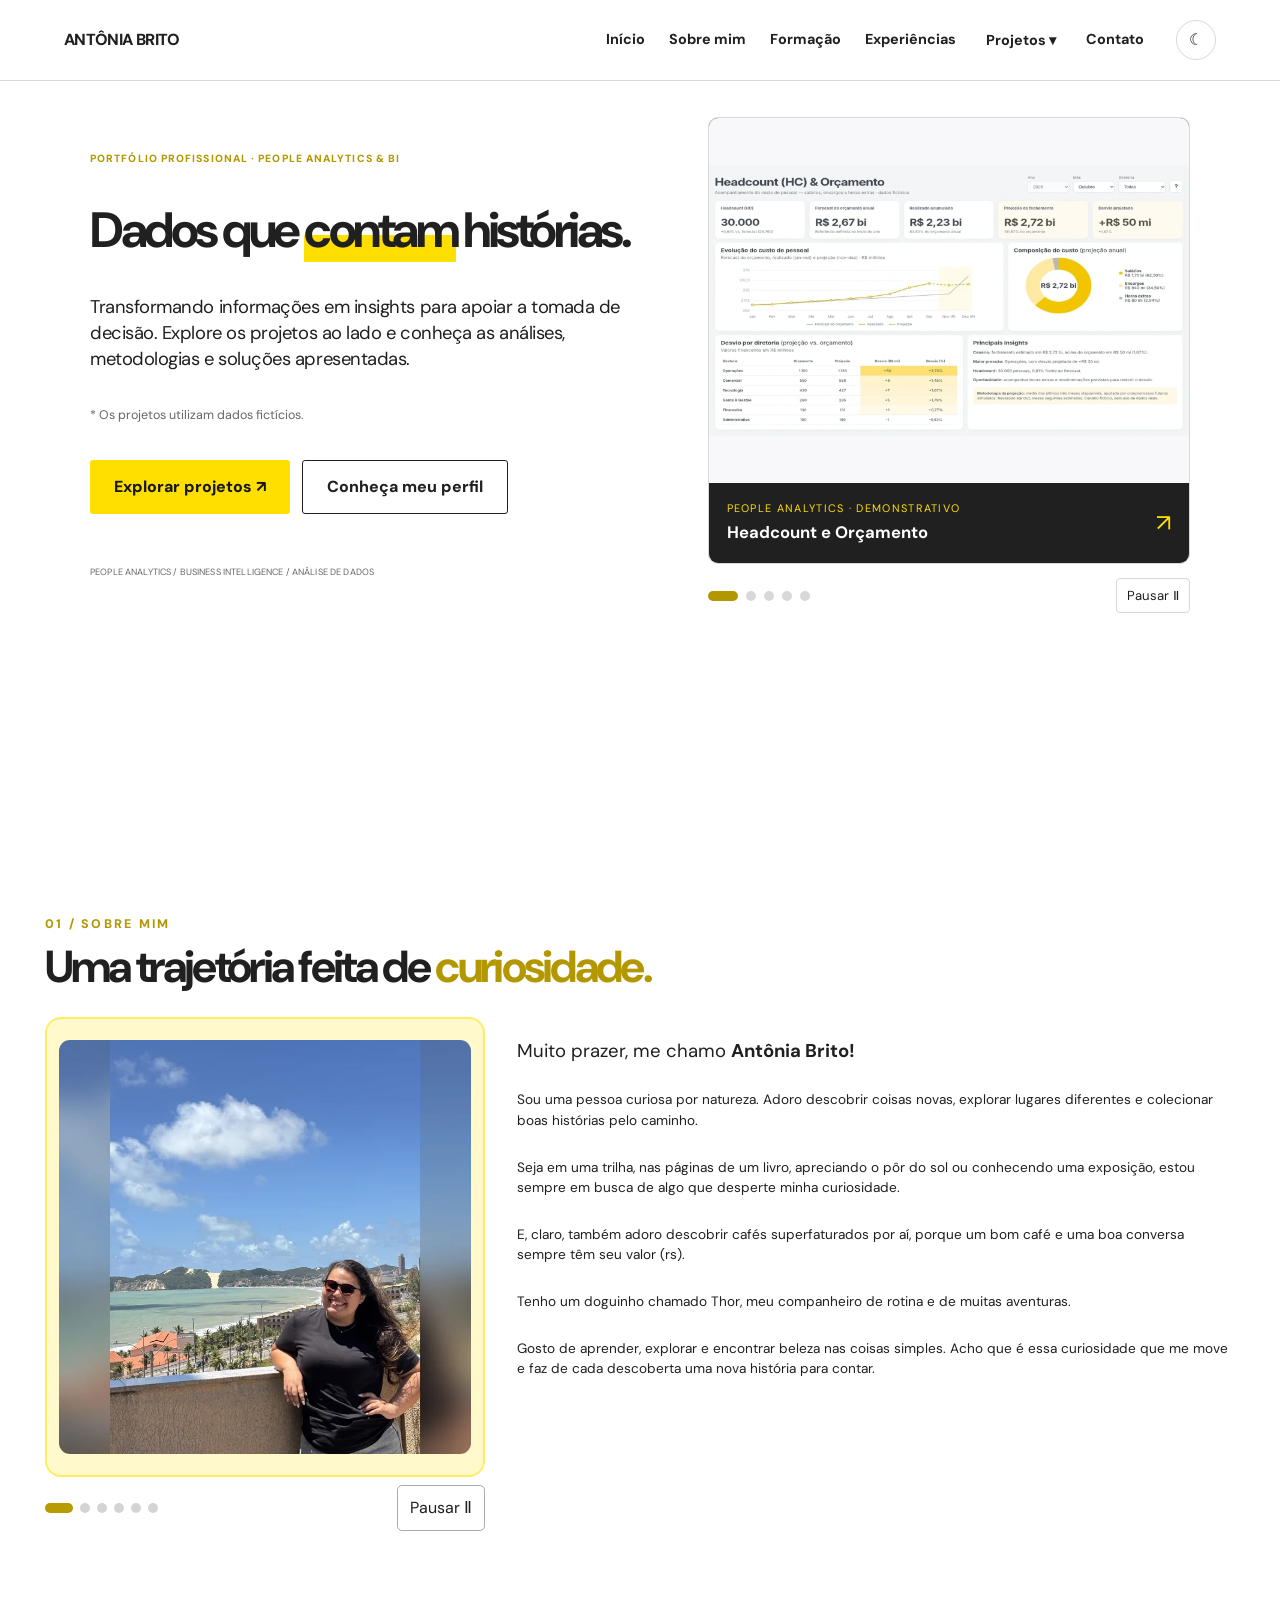
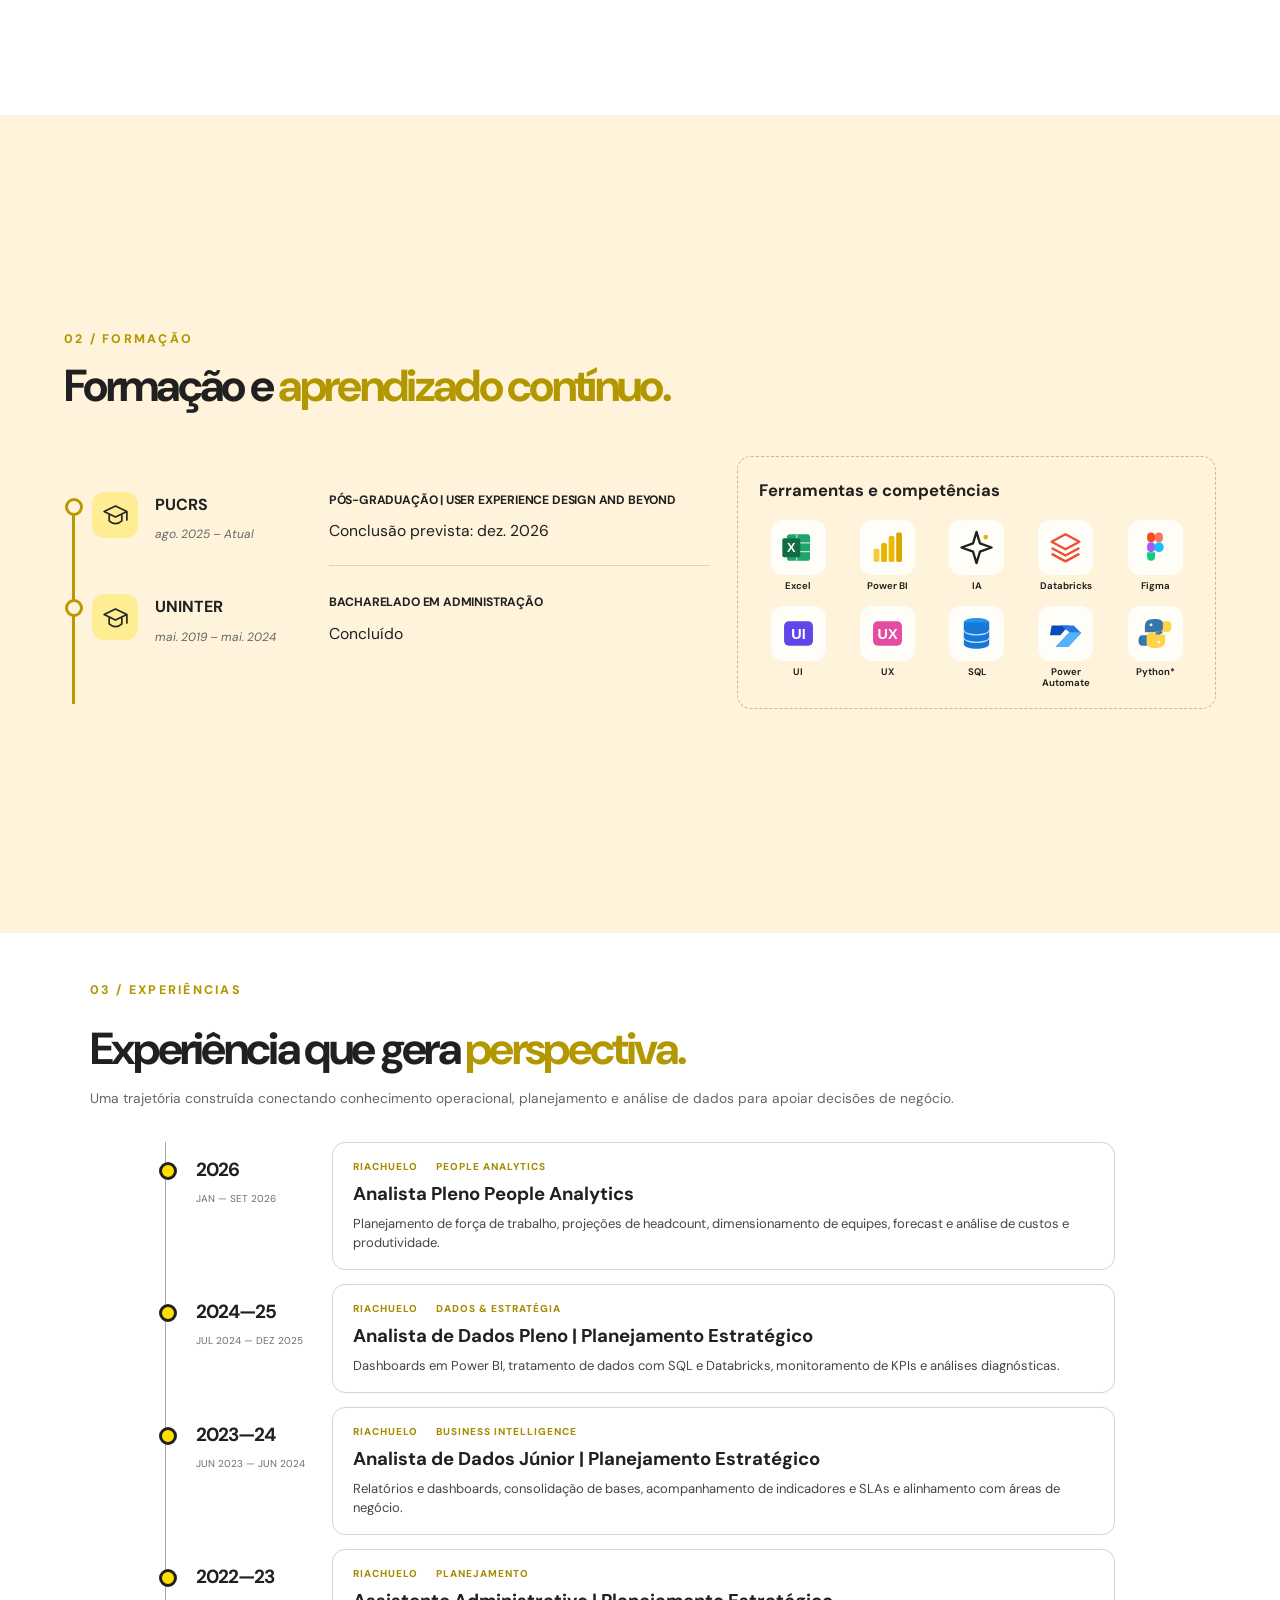
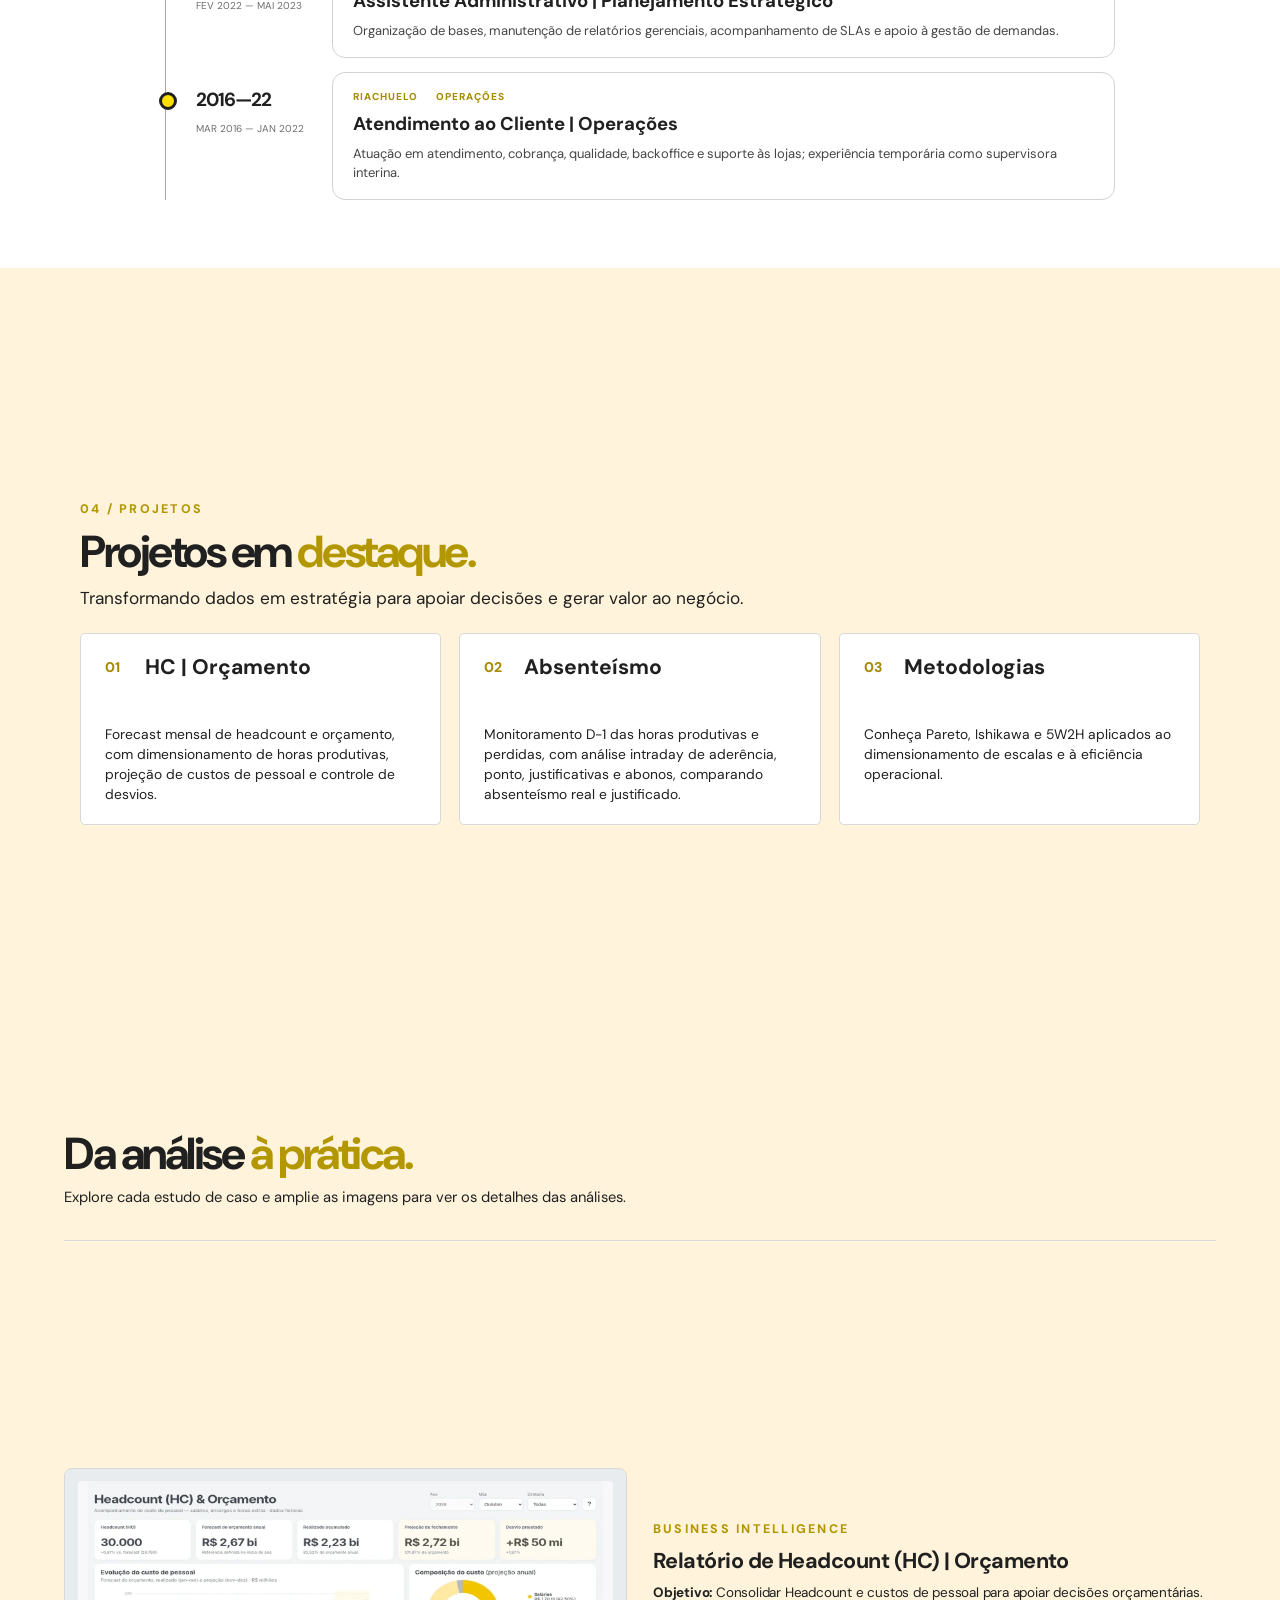
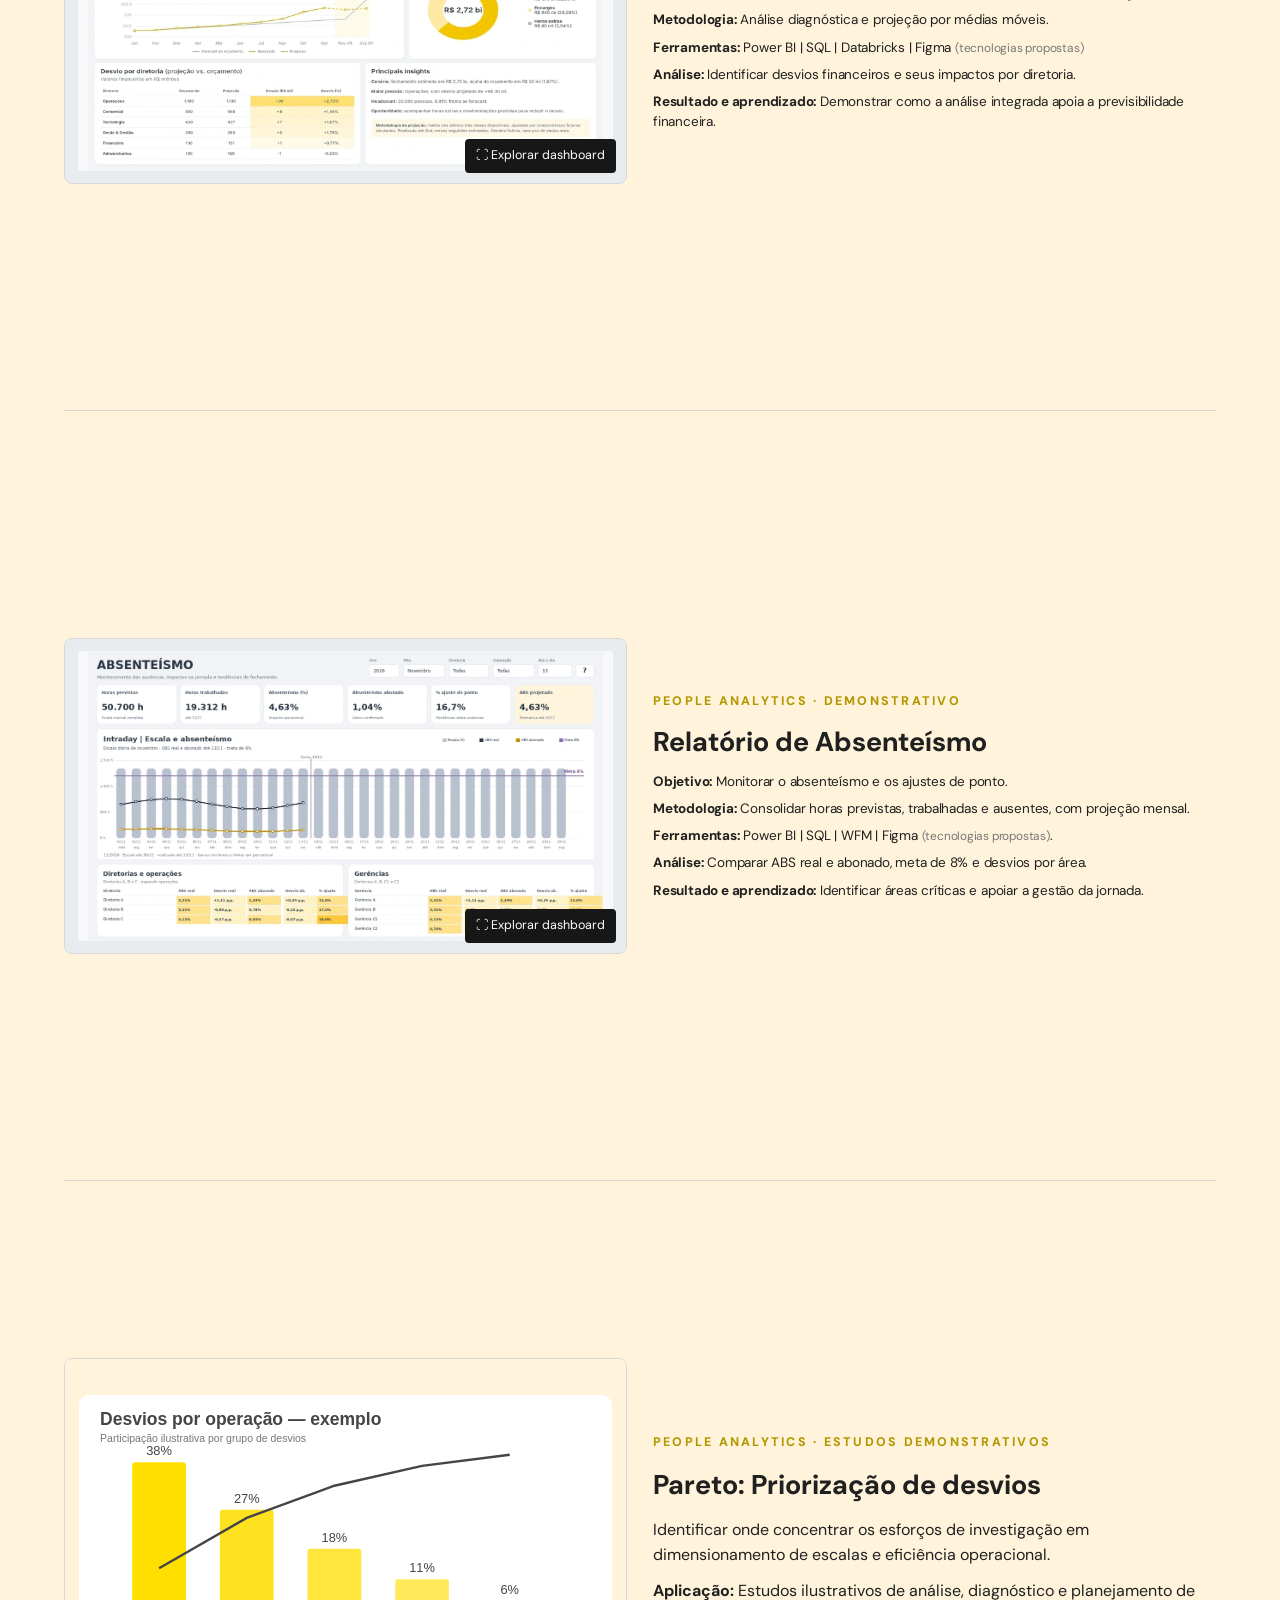
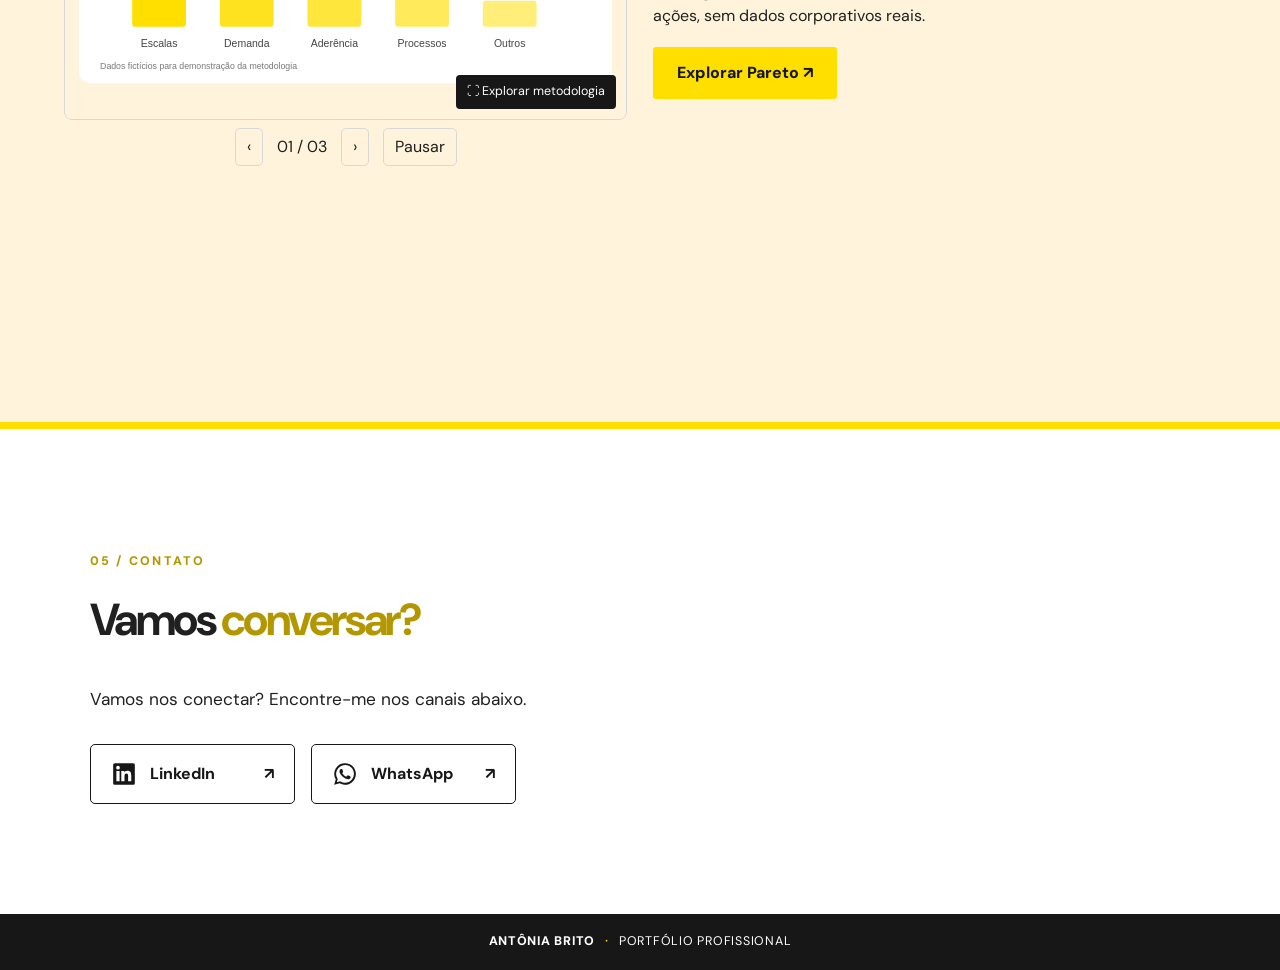
<file: index.html>
<!doctype html>
<html lang="pt-BR">
<head>
  <meta charset="utf-8">
  <meta name="viewport" content="width=device-width, initial-scale=1">
  <meta name="description" content="Portfólio profissional de Antônia — People Analytics e análise de dados.">
  <title>ANTÔNIA BRITO</title>
  <link rel="stylesheet" href="styles.css">
  <script src="script.js" defer></script>
</head>
<body>
  <a class="skip" href="#principal">Pular para o conteúdo</a>
  <header class="header">
    <a class="brand" href="#inicio">ANTÔNIA BRITO</a>
    <div class="header-actions">
      <button id="theme-toggle" type="button" aria-label="Ativar modo escuro" title="Alternar tema">☾</button>
      <button id="menu-toggle" type="button" aria-expanded="false" aria-controls="nav" aria-label="Abrir menu">☰</button>
    </div>
    <nav id="nav" aria-label="Navegação principal">
      <a href="#inicio">Início</a>
      <a href="#sobre">Sobre mim</a>
      <a href="#formacao">Formação</a>
      <a href="#experiencias">Experiências</a>
      <div class="dropdown">
        <button id="projects-toggle" type="button" aria-expanded="false" aria-controls="projects-menu">Projetos ▾</button>
        <div id="projects-menu" class="dropdown-menu">
          <a href="#projetos">Visão geral</a>
          <a href="#case-dash" data-project-menu-link="headcount">Headcount</a>
          <a href="#case-absenteismo" data-project-menu-link="absenteismo">Absenteísmo</a>
          <a href="#case-metodologias" data-project-menu-link="metodologias">Metodologias</a>
        </div>
      </div>
      <a href="#contato">Contato</a>
    </nav>
  </header>
  <main id="principal">
    <section class="hero section" id="inicio">
      <div class="hero-layout">
        <div class="hero-content">
          <p class="eyebrow">PORTFÓLIO PROFISSIONAL · PEOPLE ANALYTICS & BI</p>
          <h1>Dados que <em>contam</em> histórias.</h1>
          <div class="hero-text-group"><p class="hero-copy">Transformando informações em insights para apoiar a tomada de decisão. Explore os projetos ao lado e conheça as análises, metodologias e soluções apresentadas.</p></div><p class="hero-note">* Os projetos utilizam dados fictícios.</p><div class="hero-actions"><div class="hero-buttons"><a class="button primary" href="#projetos">Explorar projetos ↗</a><a class="button outline" href="#sobre">Conheça meu perfil</a></div></div>
        <p class="hero-foot hero-bottom-label">PEOPLE ANALYTICS / BUSINESS INTELLIGENCE / ANÁLISE DE DADOS</p></div>
        <div class="hero-gallery" aria-label="Vitrine de projetos">
          <div class="slides" id="slides">
            <a class="hero-slide active" href="#case-hc" aria-label="Abrir Headcount e Orçamento">
              <img src="assets/hc-dashboard-real.webp" alt="Prévia do dashboard de Headcount e Orçamento" fetchpriority="high">
              <span class="slide-caption"><small>People Analytics · Demonstrativo</small><strong>Headcount e Orçamento</strong><span aria-hidden="true">↗</span></span>
            </a>
            <a class="hero-slide" href="#case-absenteismo" aria-label="Abrir Absenteísmo" aria-hidden="true" tabindex="-1">
              <img src="assets/absenteismo-dashboard.webp" alt="Prévia do dashboard de Absenteísmo" loading="lazy">
              <span class="slide-caption"><small>People Analytics · Demonstrativo</small><strong>Absenteísmo</strong><span aria-hidden="true">↗</span></span>
            </a>
            <a class="hero-slide" href="metodologia-pareto.html" aria-label="Abrir Pareto" aria-hidden="true" tabindex="-1">
              <img src="assets/pareto-metodologia.svg" alt="Gráfico de Pareto" loading="lazy">
              <span class="slide-caption"><small>Metodologias · Demonstrativo</small><strong>Pareto</strong><span aria-hidden="true">↗</span></span>
            </a>
            <a class="hero-slide" href="metodologia-ishikawa.html" aria-label="Abrir Ishikawa" aria-hidden="true" tabindex="-1">
              <img src="assets/ishikawa-metodologia.svg" alt="Diagrama de Ishikawa" loading="lazy">
              <span class="slide-caption"><small>Metodologias · Demonstrativo</small><strong>Ishikawa</strong><span aria-hidden="true">↗</span></span>
            </a>
            <a class="hero-slide" href="metodologia-5w2h.html" aria-label="Abrir 5W2H" aria-hidden="true" tabindex="-1">
              <img src="assets/5w2h-metodologia.svg" alt="Quadro 5W2H" loading="lazy">
              <span class="slide-caption"><small>Metodologias · Demonstrativo</small><strong>5W2H</strong><span aria-hidden="true">↗</span></span>
            </a>
          </div>
          <div class="gallery-controls"><div class="gallery-dots" aria-label="Escolher projeto">
            <button type="button" class="dot active" aria-label="Mostrar Headcount e Orçamento" aria-current="true"></button>
            <button type="button" class="dot" aria-label="Mostrar Absenteísmo"></button>
            <button type="button" class="dot" aria-label="Mostrar Pareto"></button>
            <button type="button" class="dot" aria-label="Mostrar Ishikawa"></button>
            <button type="button" class="dot" aria-label="Mostrar 5W2H"></button>
          </div><button type="button" id="gallery-pause" class="gallery-pause" aria-label="Pausar apresentação">Pausar Ⅱ</button></div>
        </div>
      </div>
      
    </section>
    <section class="section about-section" id="sobre"><p class="eyebrow">01 / SOBRE MIM</p><h2>Uma trajetória feita de <span>curiosidade.</span></h2><div class="two-col about-layout"><div class="about-gallery" aria-label="Fotografias pessoais em apresentação automática"><div class="about-photo"><img class="about-slide active" src="assets/sobre-01.webp" alt="Antônia com o Morro do Careca ao fundo" loading="eager" aria-hidden="false"><img class="about-slide" src="assets/sobre-02.webp" alt="Thor quando era filhotinho" loading="lazy" aria-hidden="true"><img class="about-slide" src="assets/sobre-03.webp" alt="Antônia contemplando a natureza na trilha" loading="lazy" aria-hidden="true"><img class="about-slide" src="assets/sobre-04.webp" alt="Café da manhã" loading="lazy" aria-hidden="true"><img class="about-slide" src="assets/sobre-05.webp" alt="Pôr do sol com Arthur" loading="lazy" aria-hidden="true"><img class="about-slide" src="assets/sobre-06.webp" alt="Menino Maluquinho" loading="lazy" aria-hidden="true"></div><div class="about-controls"><div class="about-dots" aria-label="Selecionar fotografia"><button type="button" class="about-dot active" aria-label="Ver foto 1" aria-current="true"></button><button type="button" class="about-dot" aria-label="Ver foto 2" aria-current="false"></button><button type="button" class="about-dot" aria-label="Ver foto 3" aria-current="false"></button><button type="button" class="about-dot" aria-label="Ver foto 4" aria-current="false"></button><button type="button" class="about-dot" aria-label="Ver foto 5" aria-current="false"></button><button type="button" class="about-dot" aria-label="Ver foto 6" aria-current="false"></button></div><button type="button" class="about-pause" aria-label="Pausar fotos">Pausar Ⅱ</button></div></div><div class="about-copy"><p class="lead">Muito prazer, me chamo <strong>Antônia Brito!</strong></p><p>Sou uma pessoa curiosa por natureza. Adoro descobrir coisas novas, explorar lugares diferentes e colecionar boas histórias pelo caminho.</p><p>Seja em uma trilha, nas páginas de um livro, apreciando o pôr do sol ou conhecendo uma exposição, estou sempre em busca de algo que desperte minha curiosidade.</p><p>E, claro, também adoro descobrir cafés superfaturados por aí, porque um bom café e uma boa conversa sempre têm seu valor (rs).</p><p>Tenho um doguinho chamado Thor, meu companheiro de rotina e de muitas aventuras.</p><p>Gosto de aprender, explorar e encontrar beleza nas coisas simples. Acho que é essa curiosidade que me move e faz de cada descoberta uma nova história para contar.</p></div></div></section>
    <section class="section alt education-section" id="formacao">
  <div class="education-inner">
    <p class="eyebrow">02 / FORMAÇÃO</p>
    <h2>Formação e <span>aprendizado contínuo.</span></h2>
    <div class="education-grid">
      <div class="education-timeline" aria-label="Linha do tempo da formação acadêmica">
        <article class="education-entry">
          <span class="education-cap" aria-hidden="true"><svg viewBox="0 0 64 64" width="27" height="27"><path d="M5 25 32 12l27 13-27 13L5 25zm12 9v13c10 9 20 9 30 0V34M59 25v20" fill="none" stroke="currentColor" stroke-width="4" stroke-linecap="round" stroke-linejoin="round"/></svg></span><div class="education-school"><strong>PUCRS</strong><time>ago. 2025 – Atual</time></div>
          <div class="education-detail"><h3>Pós-graduação | User Experience Design and Beyond</h3><p>Conclusão prevista: dez. 2026</p></div>
        </article>
        <article class="education-entry">
          <span class="education-cap" aria-hidden="true"><svg viewBox="0 0 64 64" width="27" height="27"><path d="M5 25 32 12l27 13-27 13L5 25zm12 9v13c10 9 20 9 30 0V34M59 25v20" fill="none" stroke="currentColor" stroke-width="4" stroke-linecap="round" stroke-linejoin="round"/></svg></span><div class="education-school"><strong>UNINTER</strong><time>mai. 2019 – mai. 2024</time></div>
          <div class="education-detail"><h3>Bacharelado em Administração</h3><p>Concluído</p></div>
        </article>
      </div>
      <aside class="education-tools" aria-label="Ferramentas e competências"><h3>Ferramentas e competências</h3><ul class="tool-grid"><li class="tool-item"><button aria-expanded="false" aria-label="Excel. Organização de planilhas e análise de dados." class="tool-trigger" data-tooltip="Organização de planilhas e análise de dados." type="button"><span class="tool-symbol"><img alt="" height="42" loading="lazy" src="assets/tool-excel.svg" width="42"/></span><span class="tool-name">Excel</span></button></li><li class="tool-item"><button aria-expanded="false" aria-label="Power BI. Criação de dashboards e indicadores visuais." class="tool-trigger" data-tooltip="Criação de dashboards e indicadores visuais." type="button"><span class="tool-symbol"><img alt="" height="42" loading="lazy" src="assets/tool-powerbi.svg" width="42"/></span><span class="tool-name">Power BI</span></button></li><li class="tool-item"><button aria-expanded="false" aria-label="IA. Apoio à análise, pesquisa e automação de tarefas." class="tool-trigger" data-tooltip="Apoio à análise, pesquisa e automação de tarefas." type="button"><span class="tool-symbol"><img alt="" height="42" loading="lazy" src="assets/tool-ia.svg" width="42"/></span><span class="tool-name">IA</span></button></li><li class="tool-item"><button aria-expanded="false" aria-label="Databricks. Processamento e análise de grandes volumes de dados." class="tool-trigger" data-tooltip="Processamento e análise de grandes volumes de dados." type="button"><span class="tool-symbol"><img alt="" height="42" loading="lazy" src="assets/tool-databricks.svg" width="42"/></span><span class="tool-name">Databricks</span></button></li><li class="tool-item"><button aria-expanded="false" aria-label="Figma. Criação de interfaces e protótipos digitais." class="tool-trigger" data-tooltip="Criação de interfaces e protótipos digitais." type="button"><span class="tool-symbol"><img alt="" height="42" loading="lazy" src="assets/tool-figma.svg" width="42"/></span><span class="tool-name">Figma</span></button></li><li class="tool-item"><button aria-expanded="false" aria-label="UI. Design visual de interfaces digitais." class="tool-trigger" data-tooltip="Design visual de interfaces digitais." type="button"><span class="tool-symbol"><img alt="" height="42" loading="lazy" src="assets/tool-ui.svg" width="42"/></span><span class="tool-name">UI</span></button></li><li class="tool-item"><button aria-expanded="false" aria-label="UX. Melhoria da experiência de quem usa produtos digitais." class="tool-trigger" data-tooltip="Melhoria da experiência de quem usa produtos digitais." type="button"><span class="tool-symbol"><img alt="" height="42" loading="lazy" src="assets/tool-ux.svg" width="42"/></span><span class="tool-name">UX</span></button></li><li class="tool-item"><button aria-expanded="false" aria-label="SQL. Consulta e organização de dados em bancos de dados." class="tool-trigger" data-tooltip="Consulta e organização de dados em bancos de dados." type="button"><span class="tool-symbol"><img alt="" height="42" loading="lazy" src="assets/tool-sql.svg" width="42"/></span><span class="tool-name">SQL</span></button></li><li class="tool-item"><button aria-expanded="false" aria-label="Power Automate. Automação de tarefas e fluxos de trabalho." class="tool-trigger" data-tooltip="Automação de tarefas e fluxos de trabalho." type="button"><span class="tool-symbol"><img alt="" height="42" loading="lazy" onerror="this.onerror=null;this.src='assets/tool-automate.svg'" src="https://msicons.com/icons/power-platform/PowerAutomate_scalable.svg" width="42"/></span><span class="tool-name">Power Automate</span></button></li><li class="tool-item"><button aria-expanded="false" aria-label="Python*. Análise de dados e automação com programação. Nível iniciante (em aprendizado)." class="tool-trigger" data-tooltip="Análise de dados e automação com programação. Nível iniciante (em aprendizado)." type="button"><span class="tool-symbol"><img alt="" height="42" loading="lazy" src="assets/tool-python.svg" width="42"/></span><span class="tool-name">Python*</span></button></li></ul></aside>
    </div>
  </div>
</section>
    <section class="section career-section" id="experiencias"><p class="eyebrow">03 / EXPERIÊNCIAS</p><h2>Experiência que gera <span>perspectiva.</span></h2><p class="lead career-intro">Uma trajetória construída conectando conhecimento operacional, planejamento e análise de dados para apoiar decisões de negócio.</p><div class="career-layout"><div class="career-timeline"><article class="career-item"><div class="career-date"><strong>2026</strong><span>JAN — SET 2026</span></div><div class="career-card"><div class="career-meta"><span>RIACHUELO</span><span>PEOPLE ANALYTICS</span></div><h3>Analista Pleno People Analytics</h3><p>Planejamento de força de trabalho, projeções de headcount, dimensionamento de equipes, forecast e análise de custos e produtividade.</p></div></article><article class="career-item"><div class="career-date"><strong>2024—25</strong><span>JUL 2024 — DEZ 2025</span></div><div class="career-card"><div class="career-meta"><span>RIACHUELO</span><span>DADOS & ESTRATÉGIA</span></div><h3>Analista de Dados Pleno | Planejamento Estratégico</h3><p>Dashboards em Power BI, tratamento de dados com SQL e Databricks, monitoramento de KPIs e análises diagnósticas.</p></div></article><article class="career-item"><div class="career-date"><strong>2023—24</strong><span>JUN 2023 — JUN 2024</span></div><div class="career-card"><div class="career-meta"><span>RIACHUELO</span><span>BUSINESS INTELLIGENCE</span></div><h3>Analista de Dados Júnior | Planejamento Estratégico</h3><p>Relatórios e dashboards, consolidação de bases, acompanhamento de indicadores e SLAs e alinhamento com áreas de negócio.</p></div></article><article class="career-item"><div class="career-date"><strong>2022—23</strong><span>FEV 2022 — MAI 2023</span></div><div class="career-card"><div class="career-meta"><span>RIACHUELO</span><span>PLANEJAMENTO</span></div><h3>Assistente Administrativo | Planejamento Estratégico</h3><p>Organização de bases, manutenção de relatórios gerenciais, acompanhamento de SLAs e apoio à gestão de demandas.</p></div></article><article class="career-item"><div class="career-date"><strong>2016—22</strong><span>MAR 2016 — JAN 2022</span></div><div class="career-card"><div class="career-meta"><span>RIACHUELO</span><span>OPERAÇÕES</span></div><h3>Atendimento ao Cliente | Operações</h3><p>Atuação em atendimento, cobrança, qualidade, backoffice e suporte às lojas; experiência temporária como supervisora interina.</p></div></article></div></div></section>
    <section class="section alt" id="projetos"><div class="projects-overview"><p class="eyebrow">04 / PROJETOS</p><h2>Projetos em <span>destaque.</span></h2><p class="lead">Transformando dados em estratégia para apoiar decisões e gerar valor ao negócio.</p><div class="projects">
      <article class="project" id="headcount" tabindex="0" role="link" aria-label="Abrir estudo de caso de Headcount e Orçamento" data-case-link="case-dash"><div class="project-heading"><span>01</span><h3>HC | Orçamento</h3></div><p>Forecast mensal de headcount e orçamento, com dimensionamento de horas produtivas, projeção de custos de pessoal e controle de desvios.</p></article>
      <article class="project" id="absenteismo" tabindex="0" role="link" aria-label="Abrir estudo de caso de Absenteísmo" data-case-link="case-absenteismo"><div class="project-heading"><span>02</span><h3>Absenteísmo</h3></div><p>Monitoramento D-1 das horas produtivas e perdidas, com análise intraday de aderência, ponto, justificativas e abonos, comparando absenteísmo real e justificado.</p></article>
      <article class="project methodology-project" id="metodologias" tabindex="0" role="link" aria-label="Ver apresentação de Metodologias" data-case-link="case-metodologias"><div class="project-heading"><span>03</span><h3>Metodologias</h3></div><p>Conheça Pareto, Ishikawa e 5W2H aplicados ao dimensionamento de escalas e à eficiência operacional.</p></article>
    </div></div>
      <div class="case-studies" aria-label="Estudos de caso detalhados">
        <h3>Da análise <span>à prática.</span></h3>
        <p class="case-intro">Explore cada estudo de caso e amplie as imagens para ver os detalhes das análises.</p>
        <article class="case-study" id="case-dash"><button type="button" class="case-preview" data-preview="case-dash" aria-label="Abrir dashboard interativo de Headcount e Orçamento"><img src="assets/hc-dashboard-real.webp" alt="Captura real do dashboard interativo de Headcount e Orçamento" loading="lazy"><span class="case-expand-hint">⛶ Explorar dashboard</span></button><div><p class="eyebrow">BUSINESS INTELLIGENCE</p><h4>Relatório de Headcount (HC) | Orçamento</h4><p><strong>Objetivo:</strong> Consolidar Headcount e custos de pessoal para apoiar decisões orçamentárias.</p><p><strong>Metodologia:</strong> Análise diagnóstica e projeção por médias móveis.</p><p><strong>Ferramentas:</strong> Power BI | SQL | Databricks | Figma <span class="case-tools-note">(tecnologias propostas)</span></p><p><strong>Análise:</strong> Identificar desvios financeiros e seus impactos por diretoria.</p><p><strong>Resultado e aprendizado:</strong> Demonstrar como a análise integrada apoia a previsibilidade financeira.</p></div></article>
        <article class="case-study" id="case-absenteismo">
          <button type="button" class="case-preview" data-preview="case-absenteismo" aria-label="Abrir dashboard interativo demonstrativo de Absenteísmo"><img src="assets/absenteismo-dashboard.webp" alt="Captura do dashboard demonstrativo de Absenteísmo" loading="lazy"><span class="case-expand-hint">⛶ Explorar dashboard</span></button>
          <div><p class="eyebrow">PEOPLE ANALYTICS · DEMONSTRATIVO</p><h4>Relatório de Absenteísmo</h4><p><strong>Objetivo:</strong> Monitorar o absenteísmo e os ajustes de ponto.</p><p><strong>Metodologia:</strong> Consolidar horas previstas, trabalhadas e ausentes, com projeção mensal.</p><p><strong>Ferramentas:</strong> Power BI | SQL | WFM | Figma <span class="case-tools-note">(tecnologias propostas)</span>.</p><p><strong>Análise:</strong> Comparar ABS real e abonado, meta de 8% e desvios por área.</p><p><strong>Resultado e aprendizado:</strong> Identificar áreas críticas e apoiar a gestão da jornada.</p></div>
        </article>
        <article class="case-study method-showcase" id="case-metodologias" aria-label="Apresentação das metodologias">
  <div class="method-slideshow" aria-roledescription="carrossel" aria-label="Metodologias demonstrativas">
    <a id="method-slide-link" href="metodologia-pareto.html" aria-label="Explorar estudo de Pareto"><img id="method-slide-image" src="assets/pareto-metodologia.svg" alt="Gráfico demonstrativo de Pareto"><span class="case-expand-hint">⛶ Explorar metodologia</span></a>
    <div class="method-slide-controls"><button type="button" id="method-slide-prev" aria-label="Imagem anterior">‹</button><span id="method-slide-count" aria-live="polite">01 / 03</span><button type="button" id="method-slide-next" aria-label="Próxima imagem">›</button><button type="button" id="method-slide-pause" aria-label="Pausar carrossel">Pausar</button></div>
  </div>
  <div class="method-showcase-copy"><p class="eyebrow">PEOPLE ANALYTICS · ESTUDOS DEMONSTRATIVOS</p><h4 id="method-slide-title">Pareto: Priorização de desvios</h4><p id="method-slide-description">Identificar onde concentrar os esforços de investigação em dimensionamento de escalas e eficiência operacional.</p><p><strong>Aplicação:</strong> Estudos ilustrativos de análise, diagnóstico e planejamento de ações, sem dados corporativos reais.</p><a class="button primary" id="method-slide-cta" href="metodologia-pareto.html">Explorar Pareto ↗</a></div>
</article>
      </div></section>
    <section class="section contact" id="contato">
      <p class="eyebrow">05 / CONTATO</p>
      <h2>Vamos <span>conversar?</span></h2>
      <p class="lead">Vamos nos conectar? Encontre-me nos canais abaixo.</p>
      <div class="contact-links" aria-label="Redes e contatos profissionais">
        <a class="contact-link" href="https://www.linkedin.com/in/britoantonia" target="_blank" rel="noopener noreferrer" aria-label="Acessar LinkedIn de Antônia Brito (abre em nova aba)">
          <svg viewBox="0 0 24 24" fill="currentColor" aria-hidden="true" focusable="false"><path d="M20.45 2H3.55C2.69 2 2 2.68 2 3.52v16.96c0 .84.69 1.52 1.55 1.52h16.9c.86 0 1.55-.68 1.55-1.52V3.52c0-.84-.69-1.52-1.55-1.52ZM7.93 18.75H4.98V9.2h2.95v9.55ZM6.45 7.9a1.71 1.71 0 1 1 0-3.42 1.71 1.71 0 0 1 0 3.42Zm12.3 10.85H15.8V14.1c0-1.11-.02-2.54-1.55-2.54-1.55 0-1.79 1.21-1.79 2.46v4.73H9.51V9.2h2.83v1.3h.04c.39-.74 1.36-1.52 2.79-1.52 2.98 0 3.53 1.96 3.53 4.5v5.27Z"/></svg>
          <span>LinkedIn</span><span class="contact-arrow" aria-hidden="true">↗</span>
        </a>
        <a class="contact-link" href="https://wa.me/5584999385437" target="_blank" rel="noopener noreferrer" aria-label="Conversar com Antônia Brito pelo WhatsApp (abre em nova aba)">
          <svg viewBox="0 0 24 24" fill="currentColor" aria-hidden="true" focusable="false"><path d="M12.04 2A9.9 9.9 0 0 0 3.5 16.95L2 22l5.18-1.36A9.96 9.96 0 1 0 12.04 2Zm0 18.1a8.2 8.2 0 0 1-4.18-1.14l-.3-.18-3.08.81.82-3-.2-.31a8.2 8.2 0 1 1 6.94 3.82Zm4.5-6.14c-.25-.13-1.47-.73-1.7-.81-.23-.08-.39-.13-.56.13-.17.25-.64.81-.79.98-.14.17-.29.19-.54.06-.25-.12-1.05-.39-2-1.23-.74-.66-1.24-1.47-1.39-1.72-.14-.25-.01-.38.11-.5.11-.11.25-.29.37-.43.13-.15.17-.25.25-.42.08-.17.04-.31-.02-.44-.06-.12-.56-1.35-.77-1.85-.2-.48-.41-.41-.56-.42h-.48c-.17 0-.44.06-.67.31-.23.25-.88.86-.88 2.1s.9 2.44 1.03 2.61c.13.17 1.78 2.71 4.3 3.8.6.26 1.08.42 1.45.53.61.19 1.17.16 1.61.1.49-.07 1.47-.6 1.68-1.18.21-.59.21-1.09.15-1.19-.06-.1-.23-.17-.48-.29Z"/></svg>
          <span>WhatsApp</span><span class="contact-arrow" aria-hidden="true">↗</span>
        </a>
      </div>
    </section>
  </main>
  <footer class="slim-footer"><p><strong>ANTÔNIA BRITO</strong><span class="footer-dot" aria-hidden="true">·</span><span>PORTFÓLIO PROFISSIONAL</span></p></footer>
<div id="report-viewer" class="report-viewer" role="dialog" aria-modal="true" aria-labelledby="report-viewer-title" hidden>
  <div class="report-viewer-toolbar"><h2 id="report-viewer-title">Visualização do projeto</h2><button type="button" id="report-viewer-back">← Voltar ao estudo</button></div>
  <div class="report-viewer-content" id="report-viewer-content"></div>
</div>
<script src="metodologias-carrossel.js" defer></script></body>
</html>
</file>
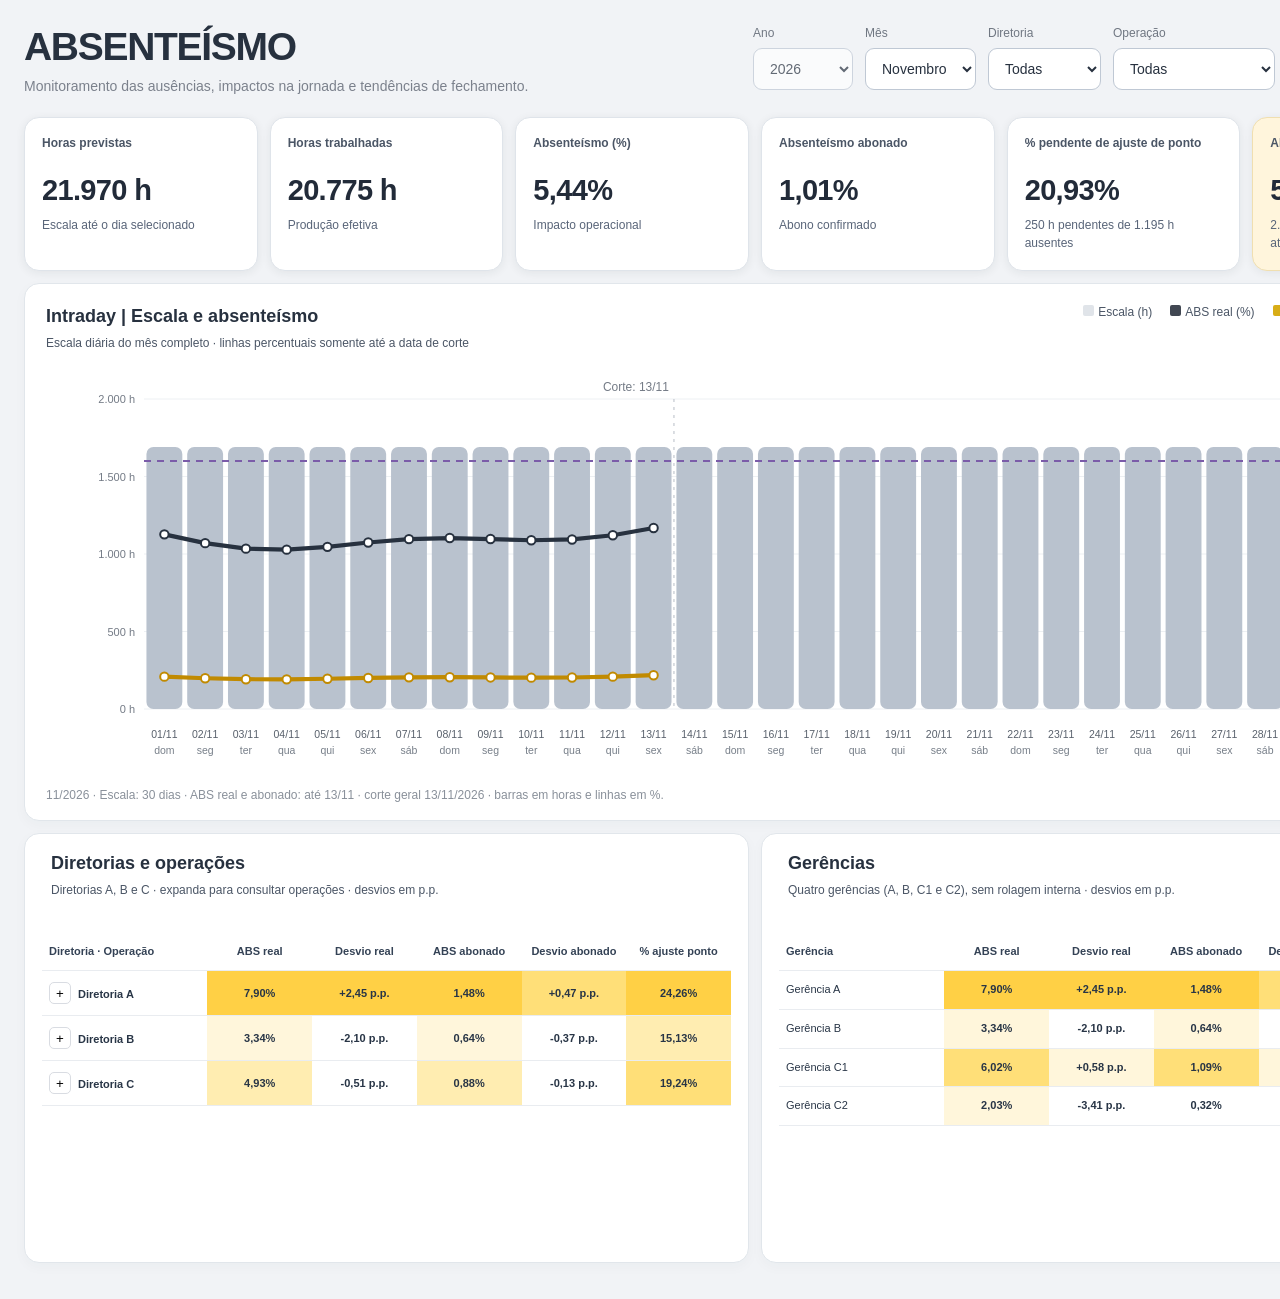
<file: dashboard-absenteismo.html>
<!doctype html><html lang="pt-BR"><head><meta charset="utf-8"><meta name="viewport" content="width=device-width,initial-scale=1"><title>Absenteísmo | Dashboard demonstrativo</title><style>
:root{font-family:Inter,Arial,sans-serif;color:#414752;background:#f3f4f6;--ink:#414752;--muted:#7b818c;--line:#edf0f3;--yellow:#d8ad17;--cream:#fffaf0}*{box-sizing:border-box}body{margin:0;background:#f3f4f6;color:var(--ink);font:13px/1.42 Inter,Arial,sans-serif}main{max-width:1510px;margin:auto;padding:25px 24px 36px}header{display:flex;align-items:flex-start;justify-content:space-between;gap:20px;flex-wrap:wrap;margin-bottom:20px}h1{font-size:clamp(25px,3vw,39px);letter-spacing:-1.3px;margin:0 0 7px;color:#424852;font-weight:700}header .sub{color:#7b818c;font-size:14px;margin:0}.filters{display:flex;gap:12px;align-items:end;flex-wrap:wrap}.filters label{font-size:12px;color:#707782;display:grid;gap:6px}.filters select,.help{border:1px solid #d9dce2;background:#fff;border-radius:9px;padding:11px 12px;color:#424852;font-size:14px;min-width:112px}.help{min-width:42px;cursor:pointer;font-size:19px;font-weight:bold}.help:hover,.help:focus-visible{outline:2px solid #dfb32d}.kpis{display:grid;grid-template-columns:repeat(6,minmax(0,1fr));gap:12px}.kpi,.panel{background:#fff;border:1px solid #edf0f3;border-radius:15px;padding:17px;box-shadow:0 4px 13px #26324508;min-width:0}.kpi .label{font-size:12px;font-weight:650;color:#666d78;min-height:30px}.kpi strong{font-size:clamp(19px,2.1vw,30px);font-weight:700;letter-spacing:-1px;display:block;margin:5px 0;color:#454b55;white-space:nowrap}.kpi small{font-size:11px;color:#7b818c}.kpi.highlight{background:#fffaf0}.layout{margin-top:12px}.panel h2{font-size:18px;color:#444b55;margin:0 0 5px}.panel-head{display:flex;justify-content:space-between;align-items:center;gap:10px;margin-bottom:6px}.legend{display:flex;gap:14px;flex-wrap:wrap;font-size:11px;color:#707782}.dot{display:inline-block;width:9px;height:9px;border-radius:2px;margin-right:4px}.chart{display:block;width:100%;height:245px}.tables{display:grid;grid-template-columns:1fr 1fr;gap:12px;margin-top:12px}.scroll{overflow:auto;max-height:260px}table{border-collapse:collapse;width:100%;white-space:nowrap;font-size:11px}th{text-align:right;color:#656c77;background:#fff;position:sticky;top:0}th:first-child,td:first-child{text-align:left}td,th{padding:9px 6px;border-bottom:1px solid #e9ecf0}td:not(:first-child){text-align:right;font-variant-numeric:tabular-nums}.above,.below{font-weight:650;color:#414752}.heat{border-radius:5px;display:inline-block;padding:4px 6px;min-width:62px;text-align:right}.tree-toggle{border:1px solid #d9dce2;background:#fff;border-radius:5px;cursor:pointer;margin-right:7px;width:22px;height:22px}.child-row td:first-child{padding-left:26px}.scroll{max-height:340px}.foot{font-size:11px;color:#89909a;margin-top:9px}.details{margin-top:12px;background:#fff;border:1px solid #edf0f3;border-radius:15px;padding:15px}.details summary{cursor:pointer;font-weight:bold}.details p{font-size:12px;line-height:1.6;margin:9px 0}.muted{color:#7b818c}.info{cursor:help;border:0;background:transparent;color:#777;font-size:12px}.note{font-size:11px;color:#89909a;margin-top:10px}dialog{border:0;border-radius:17px;max-width:760px;width:calc(100% - 30px);max-height:85vh;overflow:auto;padding:25px;color:#454b55;box-shadow:0 20px 80px #0004}dialog::backdrop{background:#1c2735a6}.close{border:0;border-radius:7px;background:#f1f2f4;padding:8px 13px;cursor:pointer}dl{display:grid;grid-template-columns:180px 1fr;gap:13px 20px;font-size:13px;line-height:1.5}dt{font-weight:700}dd{margin:0}:focus-visible{outline:3px solid #e2b720;outline-offset:2px}@media(max-width:1150px){.kpis{grid-template-columns:repeat(3,minmax(0,1fr))}.tables{grid-template-columns:1fr}}@media(max-width:650px){main{padding:16px 12px}.kpis{grid-template-columns:repeat(2,minmax(0,1fr))}.kpi{padding:14px}.kpi strong{font-size:22px}.filters{width:100%}.filters label{flex:1 1 42%}.filters select{width:100%;min-width:0}.chart{height:210px}dl{grid-template-columns:1fr;gap:5px}dd{margin-bottom:10px}}@media(prefers-reduced-motion:reduce){*,*:before,*:after{scroll-behavior:auto!important;transition:none!important}}

/* Revisão 13: linguagem visual alinhada ao dashboard HC */
body{font-size:13px}main{max-width:1510px;margin:auto;padding:25px 24px 45px}
header{margin-bottom:22px;align-items:flex-start}h1{font-size:clamp(25px,3vw,39px);margin-bottom:7px}
.filters{margin-left:auto;justify-content:flex-end;gap:10px;max-width:68%}
.filters select,.help{min-width:105px;padding:10px 9px;font-size:13px}
.filters label{font-size:11px}
.kpis{grid-template-columns:repeat(6,minmax(0,1fr));gap:12px}
.kpi,.panel{border-radius:15px;padding:15px;box-shadow:0 4px 13px #26324508}
.kpi .label{font-size:12px;min-height:32px}
.kpi strong{font-size:clamp(19px,2vw,30px);letter-spacing:-.8px;margin:5px 0}
.kpi small{font-size:11px}.layout,.tables{margin-top:12px}
.panel h2{font-size:19px}.chart{height:225px}
.tables{grid-template-columns:1fr 1fr;gap:12px}.scroll{max-height:250px}
.heat{min-width:52px}.panel-head .muted{font-size:12px}
@media(max-width:1100px){.kpis{grid-template-columns:repeat(3,minmax(0,1fr))}.tables{grid-template-columns:1fr}.filters{max-width:100%}}
@media(max-width:650px){main{padding:16px 12px}.filters{width:100%;justify-content:flex-start}.filters label{flex:1 1 40%}.filters select{width:100%}.kpis{grid-template-columns:repeat(2,minmax(0,1fr))}.kpi strong{font-size:22px}.chart{height:200px}}


/* Mesmo canvas de referência do HC: 1510px, com escala proporcional no iframe. */
main{width:1510px;max-width:none;margin:0;padding:25px 24px 36px}
header{flex-wrap:nowrap;gap:20px;margin-bottom:20px}
header>div:first-child{min-width:0;flex:1 1 auto}
h1{font-size:39px;line-height:1.15}
header .sub{font-size:14px}
.filters{flex:0 0 auto;flex-wrap:nowrap;gap:12px;align-items:flex-end}
.filters label{font-size:12px}
.filters select{min-width:100px;padding:11px 12px;font-size:14px}
.filters label:nth-child(4) select{min-width:125px}
.filters label:nth-child(5) select{min-width:82px}
.kpis{grid-template-columns:repeat(6,minmax(0,1fr));gap:12px}
.kpi,.panel{border-radius:15px;padding:17px}
.kpi .label{font-size:12px;min-height:30px}
.kpi strong{font-size:26px}
.kpi small{font-size:11px}
.panel h2{font-size:18px}
.chart{height:245px}
.tables{grid-template-columns:1fr 1fr;gap:12px}
.scroll{max-height:260px}
table{font-size:11px}
th,td{padding:9px 6px}
@media(max-width:650px){main{width:100%;max-width:100%}header{flex-wrap:wrap}.filters{flex-wrap:wrap}.kpis{grid-template-columns:repeat(2,minmax(0,1fr))}.tables{grid-template-columns:1fr}}

.chart{height:410px;min-height:410px;overflow:visible}
.layout>.panel{padding:20px 12px 16px}
.panel-head{margin-bottom:14px;align-items:flex-start;padding:0 9px}
.legend{gap:18px;font-size:12px;align-items:center}
.legend .dot{width:11px;height:11px}
#chartNote{margin-top:10px;font-size:12px;padding:0 9px}
@media(max-width:900px){.chart{height:360px;min-height:360px}.layout>.panel{padding:16px 12px}.legend{gap:8px}}



/* Prévia 06: matrizes com dimensões iguais, números centralizados e cores graduais. */
.tables{align-items:stretch;gap:12px}
.tables .panel{min-width:0;min-height:430px;height:100%}
.tables .scroll{overflow-x:auto;overflow-y:visible;max-height:none}
.tables table{width:100%;table-layout:fixed;white-space:normal;font-size:11px}
.tables th,.tables td{padding:11px 7px;vertical-align:middle}
.tables th:first-child,.tables td:first-child{width:24%;overflow-wrap:break-word}
.tables th:not(:first-child),.tables td:not(:first-child){width:15.2%}
.tables tbody td[style*="background"]{border-radius:0;font-weight:650}
.tables .heat{background:transparent!important;padding:0;min-width:0}
.tables th{position:static}
.tables th:not(:first-child),.tables td:not(:first-child){text-align:center!important;font-variant-numeric:tabular-nums}
.tables th:first-child,.tables td:first-child{text-align:left!important}
.tables td.matrix-value{transition:background-color .15s ease}
.tables .panel-head{min-height:68px;align-items:flex-start}
.tables table{border-collapse:collapse}
@media(max-width:900px){.tables .panel{min-height:0}}
@media(max-width:900px){.tables{grid-template-columns:1fr}}

/* Revisão 08: contraste, hierarquia visual e foco nos números. */
:root{--ink:#27313f;--muted:#596579;--yellow:#c18a00}
body{color:#27313f;background:#f1f3f6}
h1,.panel h2{color:#27313f}
.kpi{border-color:#dfe4ea;box-shadow:0 2px 10px #1b263012}
.kpi strong{color:#222b39;font-weight:800;font-size:29px;letter-spacing:-.65px}
.kpi .label{color:#4b5666;font-weight:700}
.kpi small{color:#596579;font-size:12px}
.kpi.highlight{background:#fff5dc;border-color:#f0dfb0}
.panel{border-color:#e1e6eb}
.panel-head .muted,.legend{color:#4b5666}
.filters select,.help{border-color:#bfc8d4;color:#27313f}
.filters select:focus-visible,.help:focus-visible,.tree-toggle:focus-visible{outline:3px solid #c18a00;outline-offset:2px}
.tables th{color:#344255;font-weight:750}
.tables td{color:#283546}
.tables .matrix-value{font-weight:700}
@media(max-width:650px){.kpi strong{font-size:23px}}
</style></head><body><main><header><div><h1>ABSENTEÍSMO</h1><p class="sub">Monitoramento das ausências, impactos na jornada e tendências de fechamento.</p></div><div class="filters"><label>Ano<select disabled><option>2026</option></select></label><label>Mês<select id="month"><option value="8">Setembro</option><option value="9">Outubro</option><option value="10" selected>Novembro</option></select></label><label>Diretoria<select id="director"><option value="all">Todas</option></select></label><label>Operação<select id="operation"><option value="all">Todas</option></select></label><label>Até o dia<select id="cutoff"></select></label><button class="help" id="openGlossary" title="Abrir glossário" aria-label="Abrir glossário e metodologia">?</button></div></header>
<section class="kpis" aria-label="Indicadores"><article class="kpi"><div class="label">Horas previstas</div><strong id="planned">—</strong><small>Escala até o dia selecionado</small></article><article class="kpi"><div class="label">Horas trabalhadas</div><strong id="worked">—</strong><small>Produção efetiva</small></article><article class="kpi"><div class="label">Absenteísmo (%)</div><strong id="real">—</strong><small>Impacto operacional</small></article><article class="kpi"><div class="label">Absenteísmo abonado</div><strong id="excused">—</strong><small>Abono confirmado</small></article><article class="kpi"><div class="label">% pendente de ajuste de ponto</div><strong id="pending">—</strong><small id="pendingHours">—</small></article><article class="kpi highlight"><div class="label">ABS projetado no fechamento</div><strong id="forecast">—</strong><small id="forecastNote">—</small></article></section>
<div class="layout"><section class="panel"><div class="panel-head"><div><h2>Intraday | Escala e absenteísmo</h2><span class="muted">Escala diária do mês completo · linhas percentuais somente até a data de corte</span></div><div class="legend"><span><i class="dot" style="background:#e0e4e9"></i>Escala (h)</span><span><i class="dot" style="background:#414752"></i>ABS real (%)</span><span><i class="dot" style="background:#d8ad17"></i>ABS abonado (%)</span><span><i class="dot" style="background:#b6a2db"></i>Meta 8%</span></div></div><svg class="chart" id="timeline" role="img" aria-label="Gráfico combinado: barras de horas previstas para todos os dias do mês, linhas percentuais de absenteísmo real e abonado até a data de corte, e meta de 8 por cento"></svg><div class="foot" id="chartNote"></div></section></div>
<div class="tables"><section class="panel"><div class="panel-head"><div><h2>Diretorias e operações</h2><span class="muted">Diretorias A, B e C · expanda para consultar operações · desvios em p.p.</span></div></div><div class="scroll"><table><thead><tr><th>Diretoria · Operação</th><th>ABS real</th><th>Desvio real</th><th>ABS abonado</th><th>Desvio abonado</th><th>% ajuste ponto</th></tr></thead><tbody id="operations"></tbody></table></div></section><section class="panel"><div class="panel-head"><div><h2>Gerências</h2><span class="muted">Quatro gerências (A, B, C1 e C2), sem rolagem interna · desvios em p.p.</span></div></div><div class="scroll"><table><thead><tr><th>Gerência</th><th>ABS real</th><th>Desvio real</th><th>ABS abonado</th><th>Desvio abonado</th><th>% ajuste ponto</th></tr></thead><tbody id="managers"></tbody></table></div></section></div>
<dialog id="glossary"><div style="display:flex;justify-content:space-between;gap:16px;align-items:center"><h2>Glossário e metodologia</h2><button class="close" id="closeGlossary">Fechar</button></div><dl><dt>Horas previstas</dt><dd>O gráfico apresenta a escala de todos os dias do mês (barras) e as taxas diárias de ABS real e abonado (linhas) até a data de corte. A meta de 8% é uma referência demonstrativa. O cartão acumula somente as horas até a data de corte, para permitir comparação com as horas trabalhadas e ausentes.</dd><dt>Horas trabalhadas</dt><dd>Horas efetivamente produtivas. Instabilidade sistêmica e atraso de login são considerados tempo não produtivo neste demonstrativo.</dd><dt>Absenteísmo real</dt><dd>Horas não produtivas divididas pelas horas previstas.</dd><dt>Absenteísmo abonado</dt><dd>Horas não produtivas com abono confirmado divididas pelas horas previstas. É parte do absenteísmo real.</dd><dt>Pendente de ajuste de ponto</dt><dd>Horas não produtivas aguardando tratamento pelo gestor, sem classificação antecipada como abonadas ou não abonadas. D-1 não garante tratamento concluído.</dd><dt>Projeção de fechamento</dt><dd>Extrapolação da taxa acumulada observada até o dia de corte para o mês completo, assumindo manutenção do ritmo. Não é modelo de machine learning.</dd><dt>% ajuste ponto</dt><dd>Horas pendentes de tratamento divididas pelas horas ausentes reais, no período realizado. Mede a parcela das ausências ainda aguardando ajuste pelo gestor.</dd><dt>Desvios</dt><dd>Taxa do grupo menos média geral do filtro, ponderada por horas previstas, em pontos percentuais.</dd><dt>Motivos</dt><dd>Instabilidade sistêmica, atrasos, declaração/atestado e demais justificativas podem ser analisados em base agregada. Motivos não equivalem automaticamente a abono.</dd></dl></dialog></main>
<script>
const units=[
{dir:'Diretoria A',op:'Atendimento A1',mgr:'Gerência A',r:8.9,e:1.65,vol:195},
{dir:'Diretoria A',op:'Atendimento A2',mgr:'Gerência A',r:9.4,e:1.85,vol:215},
{dir:'Diretoria A',op:'Retenção A',mgr:'Gerência A',r:6.8,e:1.20,vol:170},
{dir:'Diretoria B',op:'Atendimento B1',mgr:'Gerência B',r:4.7,e:.95,vol:200},
{dir:'Diretoria B',op:'Suporte B',mgr:'Gerência B',r:3.2,e:.60,vol:180},
{dir:'Diretoria B',op:'Backoffice B',mgr:'Gerência B',r:2.6,e:.45,vol:160},
{dir:'Diretoria C',op:'Atendimento C',mgr:'Gerência C1',r:7.3,e:1.35,vol:230},
{dir:'Diretoria C',op:'Relacionamento C',mgr:'Gerência C1',r:5.1,e:.90,vol:185},
{dir:'Diretoria C',op:'Qualidade C',mgr:'Gerência C2',r:2.2,e:.35,vol:155}];
const $=id=>document.getElementById(id),pct=n=>n.toFixed(2).replace('.',',')+'%',num=n=>Math.round(n).toLocaleString('pt-BR');let m=10;const DATA_CORTE={ano:2026,mes:10,dia:13};
[...new Set(units.map(u=>u.dir))].forEach(d=>$('director').add(new Option(d,d)));
function daysInMonth(){return new Date(2026,m+1,0).getDate()}
function buildCutoff(){const maxDay=m<DATA_CORTE.mes?daysInMonth():DATA_CORTE.dia;const select=$('cutoff');select.innerHTML='';for(let i=1;i<=maxDay;i++)select.add(new Option(String(i).padStart(2,'0'),i));select.value=String(maxDay);select.disabled=m<DATA_CORTE.mes;select.title=m<DATA_CORTE.mes?'Mês encerrado: realizado completo até o último dia':'Novembro: dados realizados disponíveis até 13/11/2026';}
function buildOps(){let v=$('director').value,prev=$('operation').value;$('operation').innerHTML='';$('operation').add(new Option('Todas','all'));units.filter(u=>v==='all'||u.dir===v).forEach(u=>$('operation').add(new Option(u.op,u.op)));$('operation').value=[...$('operation').options].some(o=>o.value===prev)?prev:'all'}
function dayRecord(u,i){let monthFactor=m===8?1.04:m===9?1:m===10?.98:1;let wobble=1+Math.sin(i*.73+u.r)*.14+Math.cos(i*.31+u.e)*.09;let planned=u.vol;let real=planned*u.r/100*monthFactor*wobble;let exc=real*(u.e/u.r);let pend=real*(.065+(u.r/10)*.19+(i%7===0?.10:i%5===0?.04:0));let non=real-exc-pend;return {planned,real,exc,pend,non,worked:planned-real}}
function sum(rs){return rs.reduce((a,r)=>{for(let k of ['planned','real','exc','pend','non','worked'])a[k]+=r[k];return a},{planned:0,real:0,exc:0,pend:0,non:0,worked:0})}
function rate(x,k){return x.planned?x[k]/x.planned*100:0}
function deviation(v,base){let d=v-base;return `${d>0?'+':''}${d.toFixed(2).replace('.',',')} p.p.`}
function adjustment(s){return s.real?s.pend/s.real*100:0}
// Cores de referência com limites fixos: não mascaram diferenças entre diretorias.
// Quanto maior o indicador, mais forte o amarelo. Desvios negativos permanecem neutros.
function shade(value,low,high){
 const ratio=Math.max(0,Math.min(1,(value-low)/(high-low)));
 if(value<=low)return '#ffffff';
 const palette=['#fff6db','#ffedb1','#ffdf78','#ffd045','#f2b600'];
 return palette[Math.min(4,Math.floor(ratio*5))];
}
function colorCell(content,value,low,high){return `<td class="matrix-value" style="background-color:${shade(value,low,high)}">${content}</td>`}
function matrixCells(s,br,be){
 const real=rate(s,'real'),abon=rate(s,'exc'),pending=adjustment(s);
 return colorCell(pct(real),real,2,10)
 +colorCell(deviation(real,br),real-br,0,4)
 +colorCell(pct(abon),abon,.35,2.1)
 +colorCell(deviation(abon,be),abon-be,0,.9)
 +colorCell(pct(pending),pending,7,32);
}
function svgChart(dayS,cut){
 const svg=$('timeline'),w=1320,h=410,l=49,r=48,t=32,b=68;
 const bottom=h-b, plotH=bottom-t, n=dayS.length;
 const maxHours=Math.ceil(Math.max(...dayS.map(d=>d.planned))*1.14/250)*250;
 const pctReal=dayS.slice(0,cut).map(d=>rate(d,'real'));
 const pctAbon=dayS.slice(0,cut).map(d=>rate(d,'exc'));
 const maxPct=Math.max(10,Math.ceil(Math.max(8,...pctReal)*1.1/2)*2);
 const X=i=>l+(w-l-r)*(i+.5)/n;
 const YH=v=>bottom-v/maxHours*plotH;
 const YP=v=>bottom-v/maxPct*plotH;
 const bw=Math.min(39,(w-l-r)/n*.88);
 let s=`<rect width="${w}" height="${h}" fill="white"/>`;
 for(let q=0;q<=4;q++){
   let hh=maxHours*q/4,y=YH(hh),pp=maxPct*q/4;
   s+=`<line x1="${l}" y1="${y}" x2="${w-r}" y2="${y}" stroke="#edf0f3"/>`;
   s+=`<text x="${l-9}" y="${y+4}" text-anchor="end" font-size="11" fill="#747b86">${num(hh)} h</text>`;
   s+=`<text x="${w-r+9}" y="${y+4}" font-size="11" fill="#747b86">${pp.toFixed(0)}%</text>`;
 }
 dayS.forEach((d,i)=>{
   let xx=X(i),yy=YH(d.planned),bh=bottom-yy;
   s+=`<rect x="${(xx-bw/2).toFixed(2)}" y="${yy.toFixed(2)}" width="${bw.toFixed(2)}" height="${bh.toFixed(2)}" rx="${Math.min(7,bw/2)}" fill="#b9c2ce"><title>${String(i+1).padStart(2,"0")}/${String(m+1).padStart(2,"0")}: ${num(d.planned)} h previstas</title></rect>`;
   const dt=new Date(2026,m,i+1), weekday=['dom','seg','ter','qua','qui','sex','sáb'][dt.getDay()];
   const dateLabel=`${String(i+1).padStart(2,'0')}/${String(m+1).padStart(2,'0')}`;
   s+=`<text x="${xx}" y="${h-39}" text-anchor="middle" font-size="10.5" fill="#59616c">${dateLabel}</text>`;
   s+=`<text x="${xx}" y="${h-23}" text-anchor="middle" font-size="10.5" fill="#777f89">${weekday}</text>`;
 });
 const goalY=YP(8);
 s+=`<line x1="${l}" y1="${goalY}" x2="${w-r}" y2="${goalY}" stroke="#7b5ca9" stroke-width="2" stroke-dasharray="7 6"/>`;
 s+=`<text x="${w-r-5}" y="${goalY-9}" text-anchor="end" font-size="13" font-weight="700" fill="#6d4b9b">Meta 8%</text>`;
 const line=(values,color)=>{
   if(!values.length)return '';
   let points=values.map((v,i)=>`${X(i).toFixed(2)},${YP(v).toFixed(2)}`).join(' ');
   return `<polyline points="${points}" fill="none" stroke="${color}" stroke-width="4.2" stroke-linecap="round" stroke-linejoin="round"/>`+
      values.map((v,i)=>`<circle cx="${X(i).toFixed(2)}" cy="${YP(v).toFixed(2)}" r="4.2" fill="#fff" stroke="${color}" stroke-width="2"><title>Dia ${i+1}: ${pct(v)}</title></circle>`).join('');
 };
 s+=line(pctReal,'#27313f')+line(pctAbon,'#c18a00');
 if(cut<n){let xx=(X(cut-1)+X(cut))/2;s+=`<line x1="${xx}" y1="${t}" x2="${xx}" y2="${bottom}" stroke="#b7bdc7" stroke-dasharray="3 5"/><text x="${xx-5}" y="${t-8}" text-anchor="end" font-size="12" fill="#747b86">Corte: ${cut}/${String(m+1).padStart(2,'0')}</text>`;}
 svg.setAttribute('viewBox',`0 0 ${w} ${h}`);svg.setAttribute('preserveAspectRatio','xMidYMid meet');svg.innerHTML=s;
}
let expandedDirs=new Set();
function render(){
 m=+$('month').value;let cut=m<DATA_CORTE.mes?daysInMonth():Math.min(DATA_CORTE.dia,+$('cutoff').value||DATA_CORTE.dia),dir=$('director').value,op=$('operation').value;
 let chosen=units.filter(u=>(dir==='all'||u.dir===dir)&&(op==='all'||u.op===op));
 let rows=chosen.map(u=>({u,s:sum(Array.from({length:cut},(_,i)=>dayRecord(u,i+1)))}));
 let all=sum(rows.map(x=>x.s));
 $('planned').textContent=num(all.planned)+' h';$('worked').textContent=num(all.worked)+' h';
 $('real').textContent=pct(rate(all,'real'));$('excused').textContent=pct(rate(all,'exc'));
 $('pending').textContent=pct(adjustment(all));$('pendingHours').textContent=num(all.pend)+' h aguardando gestor';
 let projectedHours=all.real/cut*daysInMonth();$('forecast').textContent=pct(rate(all,'real'));
 $('forecastNote').textContent=m<DATA_CORTE.mes?`${num(all.real)} h não produtivas no mês encerrado`:`${num(projectedHours)} h não produtivas estimadas até ${daysInMonth()}/${String(m+1).padStart(2,'0')}`;
 $('pendingHours').textContent=`${num(all.pend)} h pendentes de ${num(all.real)} h ausentes`;
 let daily=Array.from({length:daysInMonth()},(_,i)=>sum(chosen.map(u=>dayRecord(u,i+1))));
 svgChart(daily,cut);
 $('chartNote').textContent=`${String(m+1).padStart(2,'0')}/2026 · Escala: ${daysInMonth()} dias · ABS real e abonado: ${m<DATA_CORTE.mes?'mês completo':`até ${String(cut).padStart(2,'0')}/11`} · corte geral 13/11/2026 · barras em horas e linhas em %. `;
 let br=rate(all,'real'),be=rate(all,'exc'),dirs=[...new Set(rows.map(x=>x.u.dir))];
 $('operations').innerHTML=dirs.map(d=>{
   let members=rows.filter(x=>x.u.dir===d),total=sum(members.map(x=>x.s)),open=expandedDirs.has(d);
   let parent=`<tr><td><button class="tree-toggle" type="button" data-dir="${d}" aria-expanded="${open}" aria-label="${open?'Recolher':'Expandir'} ${d}">${open?'−':'+'}</button><strong>${d}</strong></td>${matrixCells(total,br,be)}</tr>`;
   return parent+(open?members.map(({u,s})=>`<tr class="child-row"><td>${u.op}</td>${matrixCells(s,br,be)}</tr>`).join(''):'');
 }).join('');
 let grouped=new Map();
 for(let {u,s} of rows){if(!grouped.has(u.mgr))grouped.set(u.mgr,[]);grouped.get(u.mgr).push(s)}
 $('managers').innerHTML=[...grouped].map(([mgr,rs])=>{let total=sum(rs);return `<tr><td>${mgr}</td>${matrixCells(total,br,be)}</tr>`}).join('');
 document.querySelectorAll('.tree-toggle').forEach(btn=>btn.addEventListener('click',()=>{let d=btn.dataset.dir;expandedDirs.has(d)?expandedDirs.delete(d):expandedDirs.add(d);render()}));
}
buildCutoff();buildOps();render();$('month').addEventListener('change',()=>{m=+$('month').value;buildCutoff();render()});$('director').addEventListener('change',()=>{buildOps();render()});$('operation').addEventListener('change',render);$('cutoff').addEventListener('change',render);$('openGlossary').addEventListener('click',()=>$('glossary').showModal());$('closeGlossary').addEventListener('click',()=>$('glossary').close());
</script>
<style>
/* Mesma estratégia de enquadramento do dashboard HC, apenas dentro do iframe. */
html.abs-embedded,html.abs-embedded body{width:100%;height:100%;overflow:hidden}
html.abs-embedded main{width:1510px;max-width:none;margin:0;transform-origin:top left}
</style>
<script>
(() => {
  if(window.self===window.top) return;
  document.documentElement.classList.add('abs-embedded');
  const layout=document.querySelector('main');
  if(!layout) return;
  let queued=false;
  function fit(){
    if(queued)return;
    queued=true;
    requestAnimationFrame(()=>{
      queued=false;
      layout.style.transform='none';
      layout.style.marginLeft='0';
      layout.style.marginTop='0';
      const contentWidth=1510;
      const contentHeight=layout.scrollHeight;
      const scale=Math.min(1,window.innerWidth/contentWidth,window.innerHeight/contentHeight);
      layout.style.transform=`scale(${scale})`;
      layout.style.marginLeft=Math.max(0,(window.innerWidth-contentWidth*scale)/2)+'px';
      layout.style.marginTop=Math.max(0,(window.innerHeight-contentHeight*scale)/2)+'px';
    });
  }
  window.addEventListener('load',fit);
  window.addEventListener('resize',fit);
  document.fonts?.ready.then(fit);
  fit();
})();
</script>
</body></html>
</file>
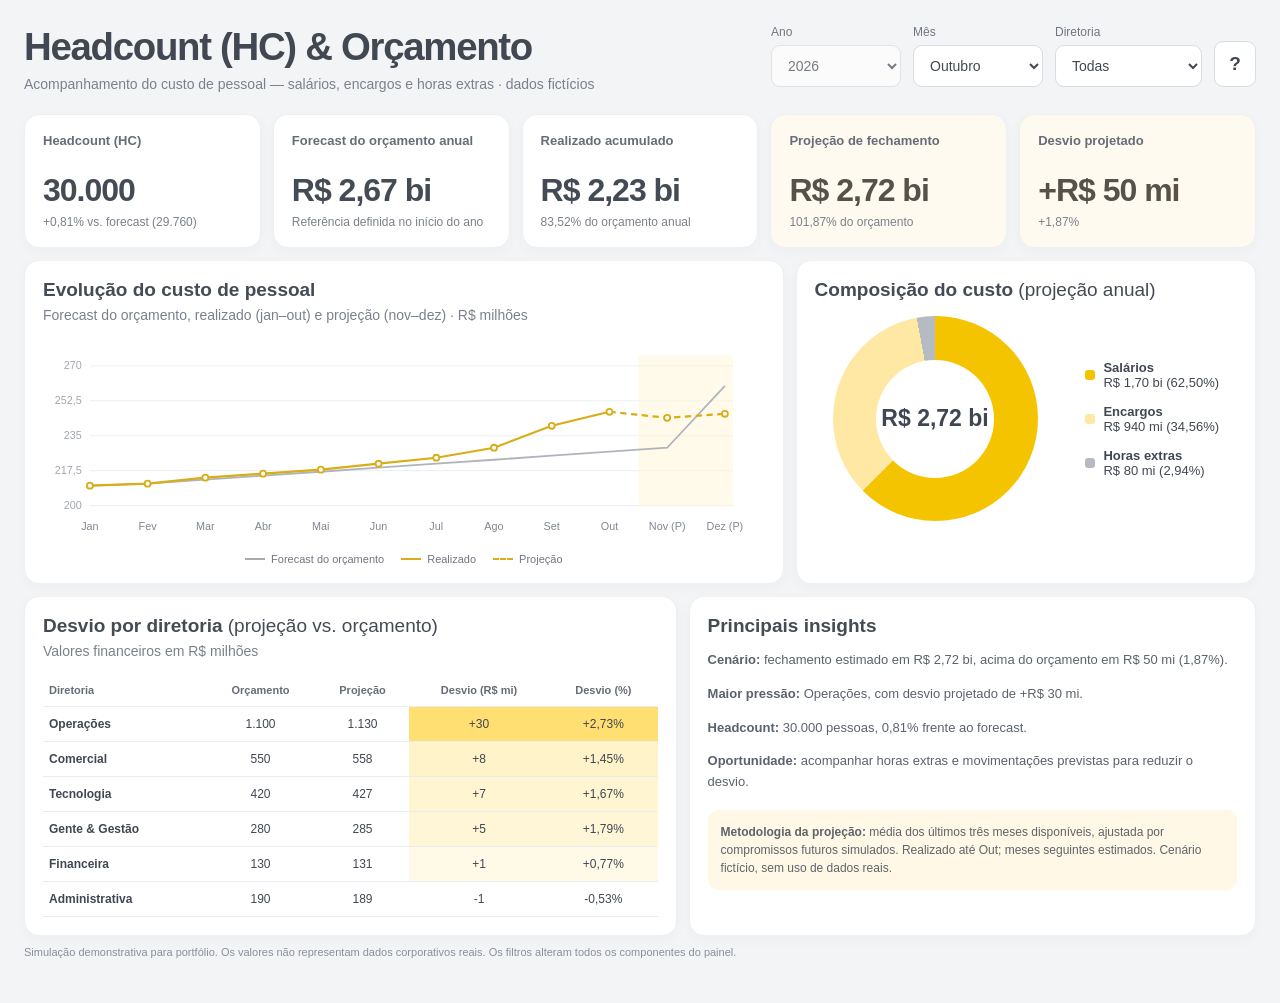
<file: dashboard-headcount.html>
<!doctype html><html lang="pt-BR"><head><meta charset="utf-8"><meta name="viewport" content="width=device-width,initial-scale=1"><title>Prévia interativa — HC & Orçamento</title><style>
:root{font-family:Inter,Arial,sans-serif;color:#414752;background:#f3f4f6}*{box-sizing:border-box}body{margin:0}.wrap{max-width:1510px;margin:auto;padding:25px 24px 45px}header{display:flex;justify-content:space-between;align-items:flex-start;gap:20px;flex-wrap:wrap;margin-bottom:22px}h1{font-size:clamp(25px,3vw,39px);letter-spacing:-1.3px;margin:0 0 7px;color:#424852;font-weight:700}h2{font-size:19px;color:#444b55;margin:0 0 6px}p{margin:0}.sub{color:#7b818c;font-size:14px}.filters{display:flex;gap:12px;align-items:end;flex-wrap:wrap}.filters label{font-size:12px;color:#707782;display:grid;gap:6px}select,.help{border:1px solid #d9dce2;background:white;border-radius:9px;padding:11px 12px;color:#424852;font-size:14px;min-width:130px}.help{min-width:42px;cursor:pointer;font-size:19px;font-weight:bold}.help:hover,.help:focus-visible{outline:2px solid #dfb32d}.kpis{display:grid;grid-template-columns:repeat(5,minmax(0,1fr));gap:12px}.card{background:white;border:1px solid #edf0f3;border-radius:15px;padding:18px;box-shadow:0 4px 13px #26324508;min-width:0}.kpi-title{font-size:13px;font-weight:650;color:#666d78;min-height:33px}.value{font-size:clamp(22px,2.5vw,35px);font-weight:700;letter-spacing:-1px;margin:6px 0;color:#454b55;white-space:nowrap}.kpi-note{font-size:12px;color:#7b818c}.projection{background:#fffaf0}.projection .value{color:#56524a}.middle,.bottom{display:grid;grid-template-columns:1.65fr 1fr;gap:12px;margin-top:12px}.bottom{grid-template-columns:1.15fr 1fr}.chart-wrap{height:230px;position:relative}svg{width:100%;height:100%}.legend{display:flex;justify-content:center;gap:17px;flex-wrap:wrap;font-size:11px;color:#707782}.legend span{display:inline-flex;align-items:center;gap:6px}.sw{width:20px;border-top:2px solid #aaa}.sw.yellow{border-color:#d8ad17}.sw.dash{border-color:#d8ad17;border-top-style:dashed}.donut-area{display:flex;align-items:center;justify-content:space-around;gap:12px;margin-top:15px;flex-wrap:wrap}.donut{width:205px;height:205px;border-radius:50%;display:grid;place-items:center;position:relative;flex-shrink:0}.donut:after{content:"";position:absolute;width:118px;height:118px;background:white;border-radius:50%}.donut b{position:relative;z-index:1;font-size:23px}.breakdown{font-size:13px;display:grid;gap:14px}.breakdown div{display:flex;align-items:center;gap:8px}.dot{width:10px;height:10px;border-radius:3px;display:inline-block;flex-shrink:0}.table-wrap{overflow-x:auto}table{border-collapse:collapse;width:100%;font-size:12px;margin-top:15px}th,td{padding:10px 6px;border-bottom:1px solid #e9ecf0;text-align:center;white-space:nowrap}th{font-size:11px;color:#656c77}th:first-child,td:first-child{text-align:left}td:first-child{font-weight:600}.insights{font-size:13px;color:#5b626d;line-height:1.6}.insights p{margin:13px 0}.method{margin-top:17px;padding:13px;background:#fff8e6;border-radius:10px;font-size:12px;line-height:1.5;color:#60636a}.note{font-size:11px;color:#89909a;margin-top:10px}dialog{border:0;border-radius:17px;max-width:760px;width:calc(100% - 30px);max-height:85vh;overflow:auto;padding:25px;color:#454b55;box-shadow:0 20px 80px #0004}dialog::backdrop{background:#1c2735a6}.dialog-head{display:flex;justify-content:space-between;align-items:center;gap:20px}.close{border:0;border-radius:7px;background:#f1f2f4;padding:8px 13px;cursor:pointer}dl{display:grid;grid-template-columns:180px 1fr;gap:13px 20px;font-size:13px;line-height:1.5}dt{font-weight:700}dd{margin:0}@media(max-width:1100px){.kpis{grid-template-columns:repeat(3,1fr)}.middle,.bottom{grid-template-columns:1fr}}@media(max-width:650px){.wrap{padding:16px 12px}.kpis{grid-template-columns:repeat(2,minmax(0,1fr))}.value{font-size:23px}.filters{width:100%}.filters label{flex:1}select{min-width:0;width:100%}.chart-wrap{height:190px}.card{padding:14px}.donut{width:170px;height:170px}.donut:after{width:100px;height:100px}dl{grid-template-columns:1fr;gap:5px}dd{margin-bottom:10px}}@media(prefers-reduced-motion:no-preference){.card{transition:box-shadow .2s}}:focus-visible{outline:3px solid #e2b720;outline-offset:2px}
</style></head><body><main class="wrap"><header><div><h1>Headcount (HC) &amp; Orçamento</h1><p class="sub">Acompanhamento do custo de pessoal — salários, encargos e horas extras · dados fictícios</p></div><div class="filters"><label>Ano<select disabled><option>2026</option></select></label><label>Mês<select id="month"><option value="7">Agosto</option><option value="8">Setembro</option><option value="9" selected>Outubro</option></select></label><label>Diretoria<select id="area"><option value="all">Todas</option></select></label><button class="help" id="openGlossary" title="Abrir glossário e metodologia" aria-label="Abrir glossário e metodologia">?</button></div></header>
<section class="kpis" aria-label="Indicadores"><article class="card"><div class="kpi-title">Headcount (HC)</div><div class="value" id="hc"></div><div class="kpi-note" id="hc-note"></div></article><article class="card"><div class="kpi-title">Forecast do orçamento anual</div><div class="value" id="budget"></div><div class="kpi-note">Referência definida no início do ano</div></article><article class="card"><div class="kpi-title">Realizado acumulado</div><div class="value" id="actual"></div><div class="kpi-note" id="actual-note"></div></article><article class="card projection"><div class="kpi-title">Projeção de fechamento</div><div class="value" id="projected"></div><div class="kpi-note" id="projected-note"></div></article><article class="card projection"><div class="kpi-title">Desvio projetado</div><div class="value" id="deviation"></div><div class="kpi-note" id="deviation-note"></div></article></section>
<div class="middle"><section class="card"><h2>Evolução do custo de pessoal</h2><p class="sub" id="chart-sub"></p><div class="chart-wrap"><svg id="chart" viewBox="0 0 800 240" role="img" aria-label="Gráfico de linhas com forecast do orçamento, realizado e projeção mensal"></svg></div><div class="legend"><span><i class="sw"></i>Forecast do orçamento</span><span><i class="sw yellow"></i>Realizado</span><span><i class="sw dash"></i>Projeção</span></div></section><section class="card"><h2>Composição do custo <span style="font-weight:400">(projeção anual)</span></h2><div class="donut-area"><div class="donut" id="donut"><b id="donut-total"></b></div><div class="breakdown" id="breakdown"></div></div></section></div>
<div class="bottom"><section class="card"><h2>Desvio por diretoria <span style="font-weight:400">(projeção vs. orçamento)</span></h2><p class="sub">Valores financeiros em R$ milhões</p><div class="table-wrap"><table><thead><tr><th>Diretoria</th><th>Orçamento</th><th>Projeção</th><th>Desvio (R$ mi)</th><th>Desvio (%)</th></tr></thead><tbody id="rows"></tbody></table></div></section><section class="card"><h2>Principais insights</h2><div class="insights" id="insights"></div><div class="method" id="method"></div></section></div><p class="note">Simulação demonstrativa para portfólio. Os valores não representam dados corporativos reais. Os filtros alteram todos os componentes do painel.</p></main>
<dialog id="glossary" aria-labelledby="gloss-title"><div class="dialog-head"><h2 id="gloss-title">Glossário e metodologia</h2><button class="close" id="closeGlossary">Fechar ×</button></div><p class="sub">Objetivo: acompanhar o custo de pessoal, comparar com o orçamento inicial e antecipar desvios até dezembro de 2026.</p><dl><dt>Headcount (HC)</dt><dd>Quantidade de funcionários no mês selecionado; o percentual compara com o HC previsto no forecast inicial para aquele mês.</dd><dt>Forecast do orçamento anual</dt><dd>Orçamento financeiro aprovado no início do ano, distribuído entre diretorias e meses. Inclui salários, encargos e horas extras; exclui benefícios, bônus e meritocracia.</dd><dt>Realizado acumulado</dt><dd>Soma dos custos efetivos fictícios de janeiro até o mês selecionado, inclusive.</dd><dt>Projeção de fechamento</dt><dd>Realizado acumulado + estimativa dos meses futuros. A base da estimativa é a média dos últimos três meses disponíveis, ajustada por movimentações e custos conhecidos (simulados).</dd><dt>Desvio projetado</dt><dd>Projeção de fechamento − orçamento anual. Percentual = desvio ÷ orçamento × 100. Positivo indica estouro; negativo indica economia.</dd><dt>Desvio por diretoria</dt><dd>Orçamento e projeção anuais em R$ milhões. O mapa de calor usa amarelo mais intenso para o maior estouro em reais; valores favoráveis ficam brancos.</dd><dt>Composição do custo</dt><dd>Salários, encargos e horas extras somam 100% do forecast de fechamento; os três componentes são proporcionais à projeção filtrada.</dd><dt>Período projetado</dt><dd>Agosto selecionado: setembro a dezembro são projetados; setembro: outubro a dezembro; outubro: novembro e dezembro. A linha pontilhada identifica o futuro.</dd><dt>Conciliação</dt><dd>Os valores de todas as diretorias somam o consolidado. Os números exibidos podem ter diferenças de centavos por arredondamento visual.</dd></dl></dialog>
<script>
const names=['Operações','Comercial','Tecnologia','Gente & Gestão','Administrativa','Financeira'];
const budgets=[1100,550,420,280,190,130], closing=[1130,558,427,285,189,131], hcs=[14000,6000,4500,2500,1800,1200], planned=[13880,5980,4480,2490,1770,1160];
const actualMonths=[210,211,214,216,218,221,224,229,240,247], projectedLast=[244,246];
const monthNames=['Jan','Fev','Mar','Abr','Mai','Jun','Jul','Ago','Set','Out','Nov','Dez'];
const sum=a=>a.reduce((x,y)=>x+y,0), money=n=>n>=1000?'R$ '+(n/1000).toLocaleString('pt-BR',{minimumFractionDigits:2,maximumFractionDigits:2})+' bi':'R$ '+n.toLocaleString('pt-BR',{maximumFractionDigits:1})+' mi';
const num=n=>n.toLocaleString('pt-BR',{maximumFractionDigits:1}), pct=n=>n.toLocaleString('pt-BR',{minimumFractionDigits:2,maximumFractionDigits:2})+'%';
const baseShares=closing.map(x=>x/2720), comp=[1700/2720,940/2720,80/2720];
const budgetMonthly=[210,211,213,215,217,219,221,223,225,227,229,260]; // sum normalized below
const budgetWeights=budgetMonthly.map(v=>v/sum(budgetMonthly));
const areaSel=document.getElementById('area'),monthSel=document.getElementById('month');
names.forEach((n,i)=>areaSel.add(new Option(n,String(i))));
function monthlyFor(i){const share=baseShares[i];return [...actualMonths.map(v=>v*share),...projectedLast.map(v=>v*share)];}
function draw(){const m=+monthSel.value,a=areaSel.value,indices=a==='all'?names.map((_,i)=>i):[+a],b=sum(indices.map(i=>budgets[i])),h=sum(indices.map(i=>hcs[i])),hp=sum(indices.map(i=>planned[i]));
const monthly=monthNames.map((_,j)=>sum(indices.map(i=>monthlyFor(i)[j]))),real=sum(monthly.slice(0,m+1));
const annualTarget=sum(indices.map(i=>closing[i]));
// Recent 3-month average with explicit simulated future commitments, calibrated to the baseline annual scenario.
const last3=monthly.slice(Math.max(0,m-2),m+1),avg=sum(last3)/last3.length;
const future=monthNames.slice(m+1).map((_,k)=>{const baseline=monthly[m+1+k];const referenceAvg=(monthly[7]+monthly[8]+monthly[9])/3;return avg+(baseline-referenceAvg);});
const forecast=real+sum(future),dev=forecast-b;
const headcount=Math.round(h*(1+(m-9)*.0015)),planHC=Math.round(hp*(1+(m-9)*.001));
document.getElementById('hc').textContent=headcount.toLocaleString('pt-BR');document.getElementById('hc-note').textContent=(headcount>=planHC?'+':'')+pct((headcount/planHC-1)*100)+' vs. forecast ('+planHC.toLocaleString('pt-BR')+')';
document.getElementById('budget').textContent=money(b);document.getElementById('actual').textContent=money(real);document.getElementById('actual-note').textContent=pct(real/b*100)+' do orçamento anual';
document.getElementById('projected').textContent=money(forecast);document.getElementById('projected-note').textContent=pct(forecast/b*100)+' do orçamento';
document.getElementById('deviation').textContent=(dev>=0?'+':'−')+money(Math.abs(dev));document.getElementById('deviation-note').textContent=(dev>=0?'+':'−')+pct(Math.abs(dev/b*100));
const series=[...monthly.slice(0,m+1),...future],budgetSeries=budgetWeights.map(x=>x*b),all=[...series,...budgetSeries],min=Math.floor(Math.min(...all)/10)*10-10,max=Math.ceil(Math.max(...all)/10)*10+10;
const X=i=>52+i*64,Y=v=>195-(v-min)/(max-min)*155;
const line=(arr,start=0)=>arr.map((v,i)=>(i?'L':'M')+X(start+i).toFixed(1)+' '+Y(v).toFixed(1)).join(' ');
let svg='';for(let k=0;k<5;k++){let v=min+(max-min)*k/4,y=Y(v);svg+=`<line x1="52" y1="${y}" x2="765" y2="${y}" stroke="#e9ecf0"/><text x="43" y="${y+4}" text-anchor="end" font-size="12" fill="#a1a7b0">${num(v)}</text>`;}
svg+=`<rect x="${X(m)+32}" y="28" width="${Math.max(0,765-X(m)-32)}" height="167" fill="#fff7dc" opacity=".6"/>`;
svg+=`<path d="${line(budgetSeries)}" fill="none" stroke="#afb4bc" stroke-width="2"/><path d="${line(series.slice(0,m+1))}" fill="none" stroke="#d8ad17" stroke-width="2.5"/>`;
if(m<11)svg+=`<path d="${line(series.slice(m),m)}" fill="none" stroke="#d8ad17" stroke-width="2.5" stroke-dasharray="7 5"/>`;
series.forEach((v,i)=>svg+=`<circle cx="${X(i)}" cy="${Y(v)}" r="3.3" fill="white" stroke="#d8ad17" stroke-width="2"/>`);
monthNames.forEach((v,i)=>svg+=`<text x="${X(i)}" y="222" text-anchor="middle" font-size="12" fill="#808793">${v}${i>m?' (P)':''}</text>`);
document.getElementById('chart').innerHTML=svg;document.getElementById('chart-sub').textContent='Forecast do orçamento, realizado (jan–'+monthNames[m].toLowerCase()+') e projeção ('+monthNames[m+1]?.toLowerCase()+'–dez) · R$ milhões';
const parts=comp.map(x=>x*forecast);document.getElementById('donut').style.background=`conic-gradient(#f5c400 0 ${comp[0]*100}%,#ffe8a3 ${comp[0]*100}% ${(comp[0]+comp[1])*100}%,#b6bac1 ${(comp[0]+comp[1])*100}% 100%)`;
document.getElementById('donut-total').textContent=money(forecast);document.getElementById('breakdown').innerHTML=['Salários','Encargos','Horas extras'].map((n,i)=>`<div><i class="dot" style="background:${['#f5c400','#ffe8a3','#b6bac1'][i]}"></i><span><b>${n}</b><br>${money(parts[i])} (${pct(comp[i]*100)})</span></div>`).join('');
const entries=indices.map(i=>{let r=sum(monthlyFor(i).slice(0,m+1));let f=forecast*(closing[i]/annualTarget);return {i,b:budgets[i],f,d:f-budgets[i]};}).sort((x,y)=>y.d-x.d);
const maxPositive=Math.max(1,...entries.map(x=>x.d));document.getElementById('rows').innerHTML=entries.map(x=>{let intensity=Math.max(0,x.d)/maxPositive,background=x.d>0?`rgba(255,211,60,${(.1+.62*intensity).toFixed(2)})`:'white';return `<tr><td>${names[x.i]}</td><td>${num(x.b)}</td><td>${num(x.f)}</td><td style="background:${background}">${x.d>0?'+':''}${num(x.d)}</td><td style="background:${background}">${x.d>0?'+':''}${pct(x.d/x.b*100)}</td></tr>`}).join('');
const top=entries[0];document.getElementById('insights').innerHTML=`<p><b>Cenário:</b> fechamento estimado em ${money(forecast)}, ${dev>=0?'acima':'abaixo'} do orçamento em ${money(Math.abs(dev))} (${pct(Math.abs(dev/b*100))}).</p><p><b>Maior pressão:</b> ${names[top.i]}, com desvio projetado de ${top.d>=0?'+':''}${money(top.d)}.</p><p><b>Headcount:</b> ${headcount.toLocaleString('pt-BR')} pessoas, ${pct((headcount/planHC-1)*100)} frente ao forecast.</p><p><b>Oportunidade:</b> acompanhar horas extras e movimentações previstas para reduzir o desvio.</p>`;
document.getElementById('method').innerHTML='<b>Metodologia da projeção:</b> média dos últimos três meses disponíveis, ajustada por compromissos futuros simulados. Realizado até '+monthNames[m]+'; meses seguintes estimados. Cenário fictício, sem uso de dados reais.';}
monthSel.addEventListener('change',draw);areaSel.addEventListener('change',draw);const dialog=document.getElementById('glossary');document.getElementById('openGlossary').onclick=()=>dialog.showModal();document.getElementById('closeGlossary').onclick=()=>dialog.close();draw();
</script>
<style>
/* Somente na incorporação: mantém a composição e os controles originais. */
html.hc-embedded, html.hc-embedded body {width:100%;height:100%;overflow:hidden}
html.hc-embedded .wrap {width:1510px;max-width:none;margin:0;transform-origin:top left}
</style>
<script>
(() => {
 if (window.self === window.top) return;
 document.documentElement.classList.add('hc-embedded');
 const layout = document.querySelector('.wrap');
 if (!layout) return;
 let queued=false;
 function fit() {
   if(queued) return; queued=true;
   requestAnimationFrame(() => {
     queued=false;
     layout.style.transform='none';
     layout.style.marginLeft='0';
     layout.style.marginTop='0';
     const contentWidth=1510;
     const contentHeight=layout.scrollHeight;
     const scale=Math.min(1,window.innerWidth/contentWidth,window.innerHeight/contentHeight);
     layout.style.transform=`scale(${scale})`;
     layout.style.marginLeft=Math.max(0,(window.innerWidth-contentWidth*scale)/2)+'px';
     layout.style.marginTop=Math.max(0,(window.innerHeight-contentHeight*scale)/2)+'px';
   });
 }
 window.addEventListener('load',fit);
 window.addEventListener('resize',fit);
 document.fonts?.ready.then(fit);
 fit();
})();
</script>
</body></html>
</file>
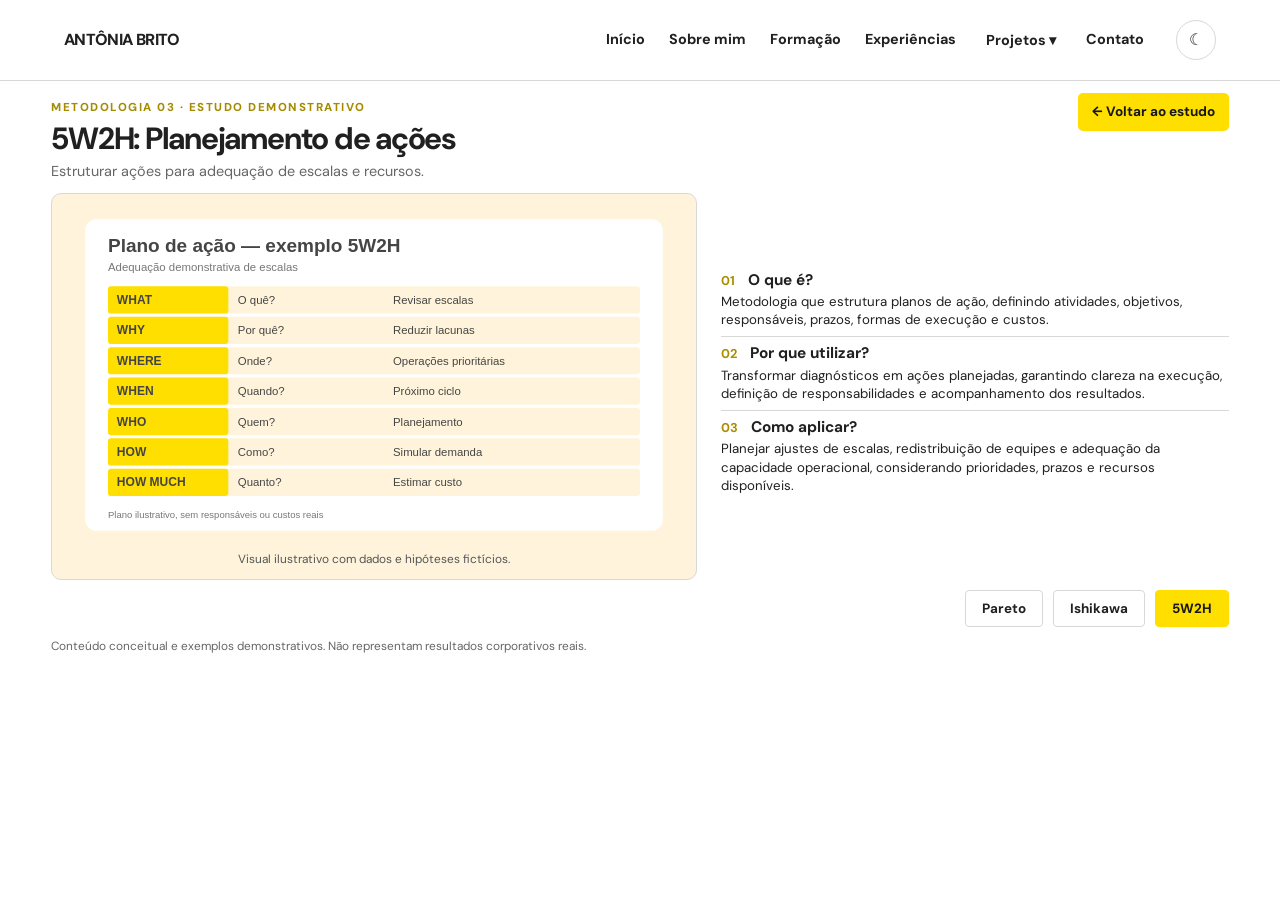
<file: metodologia-5w2h.html>
<!doctype html><html lang="pt-BR"><head><meta charset="utf-8"><meta name="viewport" content="width=device-width, initial-scale=1"><meta name="description" content="Estudo demonstrativo: 5W2H: Planejamento de ações"><title>5W2H: Planejamento de ações | ANTÔNIA BRITO</title><link rel="stylesheet" href="styles.css"><script src="metodologias.js" defer></script></head><body><a class="skip" href="#principal">Pular para o conteúdo</a><header class="header"><a class="brand" href="index.html#inicio">ANTÔNIA BRITO</a><div class="header-actions"><button id="theme-toggle" type="button" aria-label="Ativar modo escuro" title="Alternar tema">☾</button><button id="menu-toggle" type="button" aria-expanded="false" aria-controls="nav" aria-label="Abrir menu">☰</button></div><nav id="nav" aria-label="Navegação principal"><a href="index.html#inicio">Início</a><a href="index.html#sobre">Sobre mim</a><a href="index.html#formacao">Formação</a><a href="index.html#experiencias">Experiências</a><div class="dropdown"><button id="projects-toggle" type="button" aria-expanded="false" aria-controls="projects-menu">Projetos ▾</button><div id="projects-menu" class="dropdown-menu"><a href="index.html#projetos">Visão geral</a><a href="index.html#case-dash">Headcount</a><a href="index.html#case-absenteismo">Absenteísmo</a><a href="index.html#case-metodologias">Metodologias</a></div></div><a href="index.html#contato">Contato</a></nav></header><main id="principal" class="method-page"><div class="method-top"><div><span class="method-label">METODOLOGIA 03 · ESTUDO DEMONSTRATIVO</span><h1>5W2H: Planejamento de ações</h1><p>Estruturar ações para adequação de escalas e recursos.</p></div><a class="method-back" href="index.html#case-metodologias">← Voltar ao estudo</a></div><div class="method-body"><figure class="method-visual"><img src="assets/5w2h-metodologia.svg" alt="Visual demonstrativo da metodologia 5W2H"><figcaption>Visual ilustrativo com dados e hipóteses fictícios.</figcaption></figure><div class="method-explanations"><section><h2><span>01</span> O que é?</h2><p>Metodologia que estrutura planos de ação, definindo atividades, objetivos, responsáveis, prazos, formas de execução e custos.</p></section><section><h2><span>02</span> Por que utilizar?</h2><p>Transformar diagnósticos em ações planejadas, garantindo clareza na execução, definição de responsabilidades e acompanhamento dos resultados.</p></section><section><h2><span>03</span> Como aplicar?</h2><p>Planejar ajustes de escalas, redistribuição de equipes e adequação da capacidade operacional, considerando prioridades, prazos e recursos disponíveis.</p></section></div></div><nav class="method-nav" aria-label="Selecionar metodologia"><a href="metodologia-pareto.html" >Pareto</a><a href="metodologia-ishikawa.html" >Ishikawa</a><a href="metodologia-5w2h.html" aria-current="page">5W2H</a></nav><span class="method-demo">Conteúdo conceitual e exemplos demonstrativos. Não representam resultados corporativos reais.</span></main></body></html>
</file>
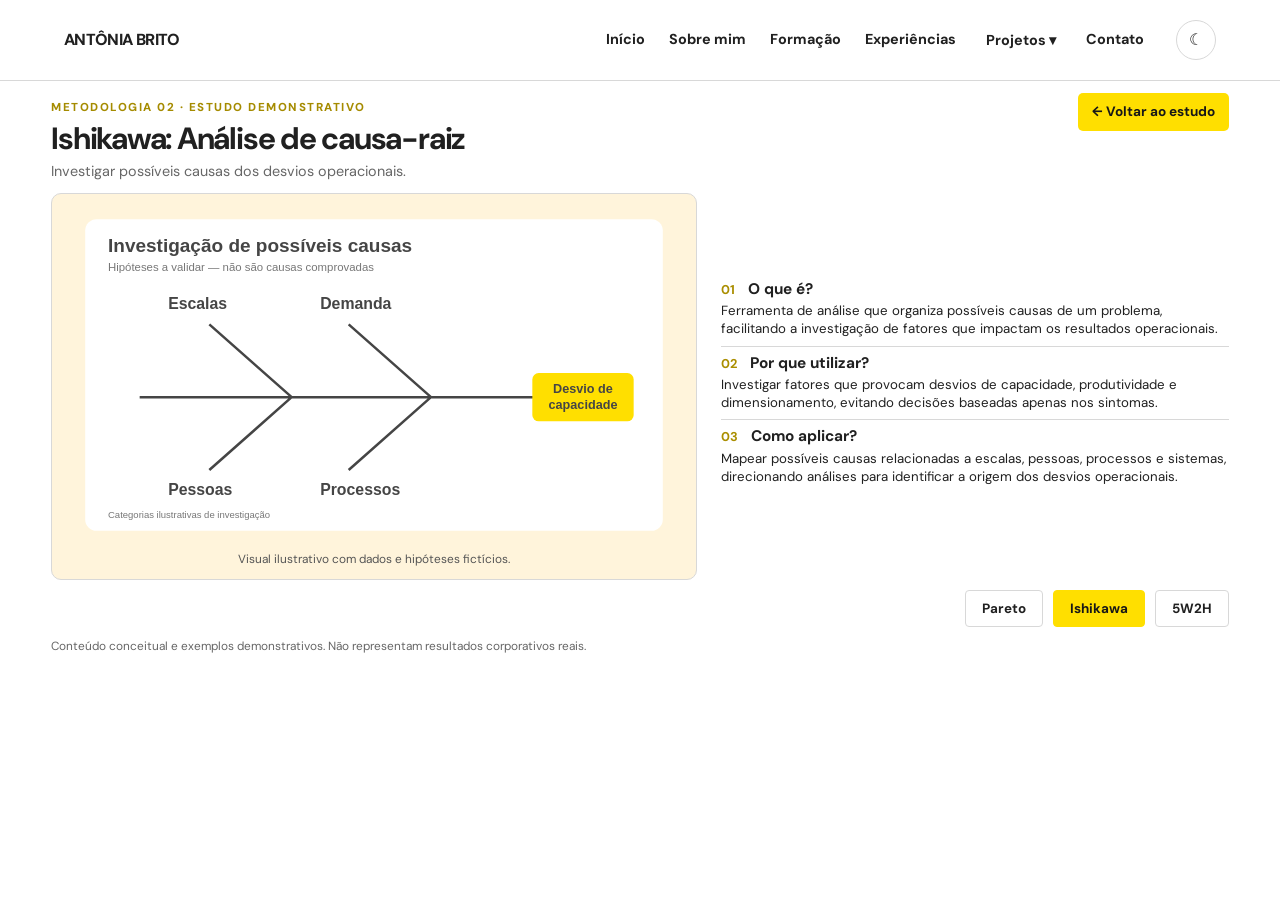
<file: metodologia-ishikawa.html>
<!doctype html><html lang="pt-BR"><head><meta charset="utf-8"><meta name="viewport" content="width=device-width, initial-scale=1"><meta name="description" content="Estudo demonstrativo: Ishikawa: Análise de causa-raiz"><title>Ishikawa: Análise de causa-raiz | ANTÔNIA BRITO</title><link rel="stylesheet" href="styles.css"><script src="metodologias.js" defer></script></head><body><a class="skip" href="#principal">Pular para o conteúdo</a><header class="header"><a class="brand" href="index.html#inicio">ANTÔNIA BRITO</a><div class="header-actions"><button id="theme-toggle" type="button" aria-label="Ativar modo escuro" title="Alternar tema">☾</button><button id="menu-toggle" type="button" aria-expanded="false" aria-controls="nav" aria-label="Abrir menu">☰</button></div><nav id="nav" aria-label="Navegação principal"><a href="index.html#inicio">Início</a><a href="index.html#sobre">Sobre mim</a><a href="index.html#formacao">Formação</a><a href="index.html#experiencias">Experiências</a><div class="dropdown"><button id="projects-toggle" type="button" aria-expanded="false" aria-controls="projects-menu">Projetos ▾</button><div id="projects-menu" class="dropdown-menu"><a href="index.html#projetos">Visão geral</a><a href="index.html#case-dash">Headcount</a><a href="index.html#case-absenteismo">Absenteísmo</a><a href="index.html#case-metodologias">Metodologias</a></div></div><a href="index.html#contato">Contato</a></nav></header><main id="principal" class="method-page"><div class="method-top"><div><span class="method-label">METODOLOGIA 02 · ESTUDO DEMONSTRATIVO</span><h1>Ishikawa: Análise de causa-raiz</h1><p>Investigar possíveis causas dos desvios operacionais.</p></div><a class="method-back" href="index.html#case-metodologias">← Voltar ao estudo</a></div><div class="method-body"><figure class="method-visual"><img src="assets/ishikawa-metodologia.svg" alt="Visual demonstrativo da metodologia ISHIKAWA"><figcaption>Visual ilustrativo com dados e hipóteses fictícios.</figcaption></figure><div class="method-explanations"><section><h2><span>01</span> O que é?</h2><p>Ferramenta de análise que organiza possíveis causas de um problema, facilitando a investigação de fatores que impactam os resultados operacionais.</p></section><section><h2><span>02</span> Por que utilizar?</h2><p>Investigar fatores que provocam desvios de capacidade, produtividade e dimensionamento, evitando decisões baseadas apenas nos sintomas.</p></section><section><h2><span>03</span> Como aplicar?</h2><p>Mapear possíveis causas relacionadas a escalas, pessoas, processos e sistemas, direcionando análises para identificar a origem dos desvios operacionais.</p></section></div></div><nav class="method-nav" aria-label="Selecionar metodologia"><a href="metodologia-pareto.html" >Pareto</a><a href="metodologia-ishikawa.html" aria-current="page">Ishikawa</a><a href="metodologia-5w2h.html" >5W2H</a></nav><span class="method-demo">Conteúdo conceitual e exemplos demonstrativos. Não representam resultados corporativos reais.</span></main></body></html>
</file>
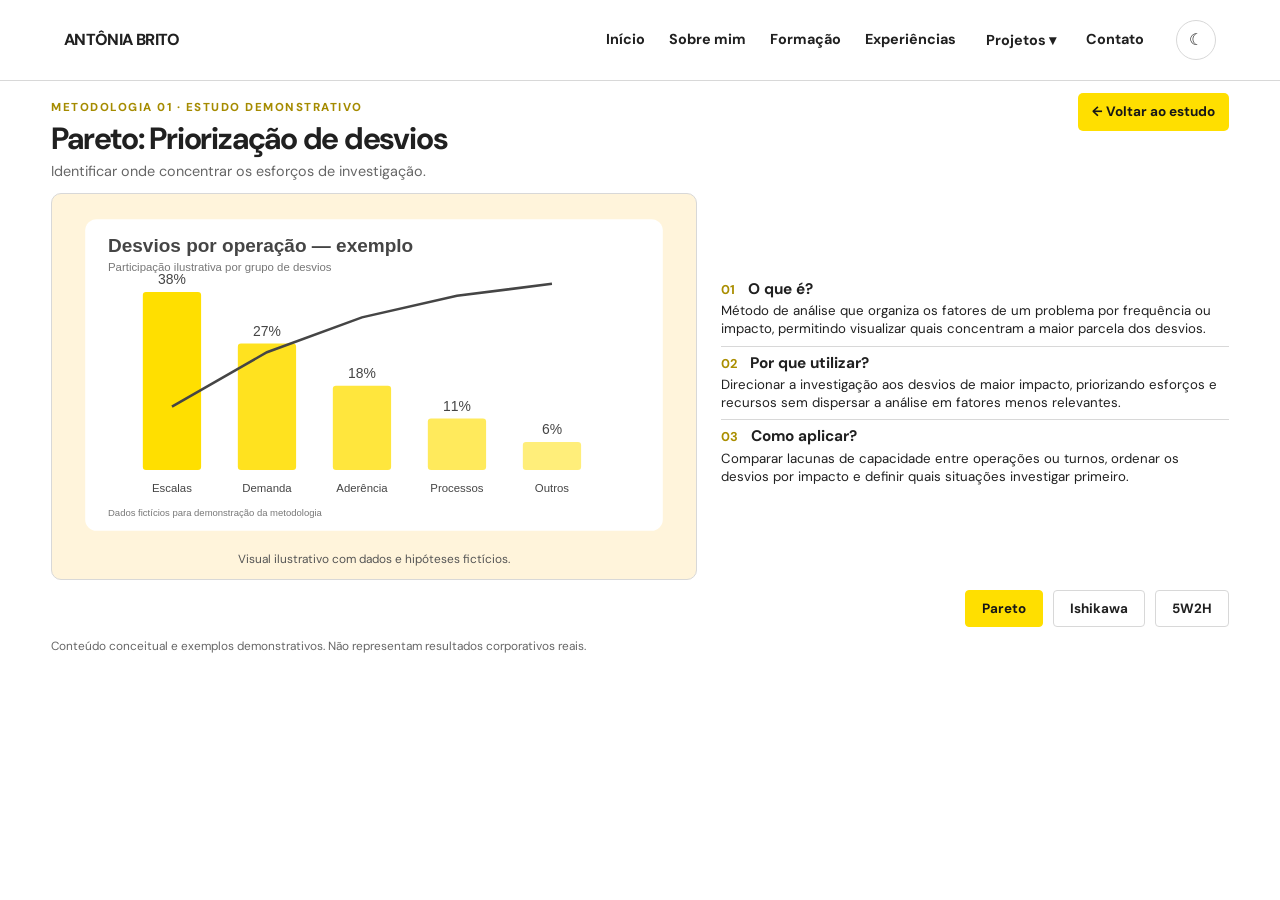
<file: metodologia-pareto.html>
<!doctype html><html lang="pt-BR"><head><meta charset="utf-8"><meta name="viewport" content="width=device-width, initial-scale=1"><meta name="description" content="Estudo demonstrativo: Pareto: Priorização de desvios"><title>Pareto: Priorização de desvios | ANTÔNIA BRITO</title><link rel="stylesheet" href="styles.css"><script src="metodologias.js" defer></script></head><body><a class="skip" href="#principal">Pular para o conteúdo</a><header class="header"><a class="brand" href="index.html#inicio">ANTÔNIA BRITO</a><div class="header-actions"><button id="theme-toggle" type="button" aria-label="Ativar modo escuro" title="Alternar tema">☾</button><button id="menu-toggle" type="button" aria-expanded="false" aria-controls="nav" aria-label="Abrir menu">☰</button></div><nav id="nav" aria-label="Navegação principal"><a href="index.html#inicio">Início</a><a href="index.html#sobre">Sobre mim</a><a href="index.html#formacao">Formação</a><a href="index.html#experiencias">Experiências</a><div class="dropdown"><button id="projects-toggle" type="button" aria-expanded="false" aria-controls="projects-menu">Projetos ▾</button><div id="projects-menu" class="dropdown-menu"><a href="index.html#projetos">Visão geral</a><a href="index.html#case-dash">Headcount</a><a href="index.html#case-absenteismo">Absenteísmo</a><a href="index.html#case-metodologias">Metodologias</a></div></div><a href="index.html#contato">Contato</a></nav></header><main id="principal" class="method-page"><div class="method-top"><div><span class="method-label">METODOLOGIA 01 · ESTUDO DEMONSTRATIVO</span><h1>Pareto: Priorização de desvios</h1><p>Identificar onde concentrar os esforços de investigação.</p></div><a class="method-back" href="index.html#case-metodologias">← Voltar ao estudo</a></div><div class="method-body"><figure class="method-visual"><img src="assets/pareto-metodologia.svg" alt="Visual demonstrativo da metodologia PARETO"><figcaption>Visual ilustrativo com dados e hipóteses fictícios.</figcaption></figure><div class="method-explanations"><section><h2><span>01</span> O que é?</h2><p>Método de análise que organiza os fatores de um problema por frequência ou impacto, permitindo visualizar quais concentram a maior parcela dos desvios.</p></section><section><h2><span>02</span> Por que utilizar?</h2><p>Direcionar a investigação aos desvios de maior impacto, priorizando esforços e recursos sem dispersar a análise em fatores menos relevantes.</p></section><section><h2><span>03</span> Como aplicar?</h2><p>Comparar lacunas de capacidade entre operações ou turnos, ordenar os desvios por impacto e definir quais situações investigar primeiro.</p></section></div></div><nav class="method-nav" aria-label="Selecionar metodologia"><a href="metodologia-pareto.html" aria-current="page">Pareto</a><a href="metodologia-ishikawa.html" >Ishikawa</a><a href="metodologia-5w2h.html" >5W2H</a></nav><span class="method-demo">Conteúdo conceitual e exemplos demonstrativos. Não representam resultados corporativos reais.</span></main></body></html>
</file>
<file: styles.css>
@import url('https://fonts.googleapis.com/css2?family=DM+Sans:wght@400;500;600;700;800&display=swap');
:root{color-scheme:light;--bg:#fff;--surface:#fff4db;--text:#202020;--muted:#666;--yellow:#ffdf00;--border:#d8d8d8}
:root[data-theme="dark"]{color-scheme:dark;--bg:#171717;--surface:#242424;--text:#fff;--muted:#c1c1c1;--border:#494949}
*{box-sizing:border-box}html{scroll-behavior:smooth;scroll-padding-top:90px}body{margin:0;background:var(--bg);color:var(--text);font-family:"DM Sans",Arial,sans-serif;line-height:1.6}a{color:inherit;text-decoration:none}button{font:inherit;cursor:pointer}a:focus-visible,button:focus-visible{outline:3px solid #a88d00;outline-offset:4px}.skip{position:absolute;top:-100px;left:1rem;background:var(--yellow);color:#171717;padding:10px;z-index:30}.skip:focus{top:10px}.header{position:sticky;top:0;z-index:20;display:flex;align-items:center;justify-content:space-between;gap:2rem;padding:20px max(5vw,20px);background:var(--bg);border-bottom:1px solid var(--border)}.brand{font-weight:800;letter-spacing:-.04em;white-space:nowrap}.brand span,.eyebrow,h2 span{color:#b39700}:root[data-theme="dark"] .brand span,:root[data-theme="dark"] .eyebrow,:root[data-theme="dark"] h2 span{color:var(--yellow)}.header-actions{display:flex;gap:8px;order:2}.header-actions button{border:1px solid var(--border);background:transparent;color:var(--text);border-radius:50%;width:40px;height:40px}#menu-toggle{display:none}nav{display:flex;align-items:center;gap:24px;margin-left:auto}nav>a,nav button{font-size:.9rem;font-weight:700}nav a:hover,nav button:hover{text-decoration:underline;text-decoration-color:#c9ab00;text-underline-offset:5px}.dropdown{position:relative}.dropdown>button{border:0;background:none;color:var(--text)}.dropdown-menu{display:none;position:absolute;top:100%;left:0;min-width:190px;padding:10px;background:var(--bg);border:1px solid var(--border);box-shadow:0 10px 25px #0002}.dropdown:hover .dropdown-menu,.dropdown:focus-within .dropdown-menu,.dropdown.open .dropdown-menu{display:grid}.dropdown-menu a{padding:8px}.section{padding:110px max(7vw,24px)}.hero{min-height:80vh;display:flex;flex-direction:column;justify-content:center}.eyebrow{font-size:.78rem;letter-spacing:.18em;font-weight:800}.hero h1{font-size:clamp(3.5rem,9vw,9rem);line-height:.98;letter-spacing:-.075em;margin:30px 0}.hero h1 em{font-style:normal;background:linear-gradient(transparent 58%,var(--yellow) 58%);color:var(--text)}.hero-copy{font-size:clamp(1.05rem,2vw,1.4rem);max-width:650px}.placeholder{display:block;font-size:.8rem;color:var(--muted);margin-top:10px}.hero-buttons{display:flex;gap:12px;flex-wrap:wrap;margin-top:30px}.button{padding:13px 24px;font-weight:800;border-radius:3px}.primary{background:var(--yellow);color:#171717}.outline{border:1px solid var(--text)}.hero-foot{margin-top:75px;color:var(--muted);font-size:.75rem;letter-spacing:.13em}h2{font-size:clamp(2.5rem,5.5vw,5.5rem);line-height:1.08;letter-spacing:-.06em;max-width:850px;margin:24px 0 42px}.lead{font-size:1.25rem;max-width:720px}.alt{background:var(--surface)}.two-col{display:grid;grid-template-columns:minmax(230px,1fr) 1.3fr;gap:50px;align-items:center}.photo-placeholder{min-height:320px;display:grid;place-items:center;border:2px dashed var(--border);color:var(--muted)}.projects{display:grid;grid-template-columns:repeat(2,minmax(0,1fr));gap:20px}.project{padding:30px;border:1px solid var(--border);background:var(--bg)}.project>span{font-size:.8rem;color:var(--muted)}.project h3{font-size:1.7rem;margin:16px 0}.contact{border-top:7px solid var(--yellow)}footer{background:var(--text);color:var(--bg);padding:35px max(7vw,24px)}.footer-nav{display:flex;flex-wrap:wrap;gap:20px;margin-bottom:30px}footer p{font-size:.8rem}
@media(max-width:900px){.header{flex-wrap:wrap;gap:10px}.header-actions{margin-left:auto}#menu-toggle{display:block}nav{display:none;order:3;flex-basis:100%;margin:0;padding:15px 0;align-items:stretch;flex-direction:column;gap:14px}nav.open{display:flex}.dropdown-menu{position:static;box-shadow:none;margin-top:8px}.two-col{grid-template-columns:1fr}.projects{grid-template-columns:1fr}}
@media(max-width:500px){.brand{font-size:.83rem}.section{padding:75px 22px}.hero h1{font-size:clamp(3rem,13vw,5rem)}.hero-foot{margin-top:50px}}
@media(prefers-reduced-motion:reduce){html{scroll-behavior:auto}*,*::before,*::after{animation-duration:.01ms!important;transition-duration:.01ms!important}}

/* Versão 3 — vitrine visual, sem alterar o restante da identidade */
.hero{min-height:calc(100vh - 84px)}
.hero-layout{display:grid;grid-template-columns:minmax(0,1.08fr) minmax(0,.92fr);gap:clamp(26px,4vw,72px);align-items:center;width:100%}
.hero-content{min-width:0}.hero h1{font-size:clamp(3.1rem,6.1vw,7.2rem);overflow-wrap:normal;line-height:1.04;margin:28px 0}.hero-copy{font-size:clamp(1rem,1.45vw,1.25rem)}
.hero-gallery{min-width:0;width:100%}.slides{position:relative;aspect-ratio:1.08;overflow:hidden;border-radius:10px;background:var(--surface);border:1px solid var(--border)}
.hero-slide{position:absolute;inset:0;display:flex;flex-direction:column;opacity:0;visibility:hidden;transition:opacity 900ms ease,visibility 900ms ease;color:#fff;background:#202020}
.hero-slide.active{opacity:1;visibility:visible;z-index:1}.hero-slide img{width:100%;height:calc(100% - 80px);object-fit:contain;background:#f8f8fa;display:block}
.slide-caption{display:grid;grid-template-columns:1fr auto;align-content:center;gap:2px 12px;min-height:80px;padding:12px 18px}.slide-caption small{grid-column:1;color:#ffdf00;font-size:.68rem;letter-spacing:.12em;text-transform:uppercase}.slide-caption strong{font-size:1.04rem}.slide-caption>span{grid-column:2;grid-row:1/3;align-self:center;font-size:1.5rem;color:#ffdf00}
.gallery-controls{display:flex;justify-content:space-between;align-items:center;gap:12px;margin-top:14px}.gallery-dots{display:flex;gap:8px}.dot{border:0;width:10px;height:10px;border-radius:100px;background:var(--border);padding:0;transition:width 250ms ease,background 250ms ease}.dot.active{width:30px;background:#b39700}.gallery-pause{background:transparent;color:var(--text);border:1px solid var(--border);border-radius:4px;padding:6px 10px;font-size:.82rem}
.case-studies{margin-top:70px}.case-studies>h3{font-size:clamp(1.9rem,4vw,3.3rem);line-height:1.1;letter-spacing:-.04em}.case-studies>h3 span{color:#b39700}.case-study{scroll-margin-top:100px;display:grid;grid-template-columns:minmax(0,1fr) minmax(0,1fr);gap:26px;padding:30px 0;border-top:1px solid var(--border);align-items:start}.case-study img{display:block;width:100%;height:auto;max-height:360px;object-fit:contain;background:#f8f8fa;border-radius:6px}.case-study h4{font-size:1.7rem;margin:8px 0}.case-study p{margin:8px 0}
@media(max-width:1000px){.hero-layout{grid-template-columns:1fr}.hero h1{font-size:clamp(3rem,10vw,6rem)}.hero-gallery{max-width:650px}.slides{aspect-ratio:1.4}}
@media(max-width:650px){.hero h1{font-size:clamp(3rem,12vw,4.8rem)}.slides{aspect-ratio:1.12}.case-study{grid-template-columns:1fr}.hero-foot{letter-spacing:.06em}}
@media(prefers-reduced-motion:reduce){.hero-slide,.dot{transition:none}}

/* V8 reconstruída: distribuição vertical equilibrada */
.hero.section{padding-top:clamp(28px,4vh,56px);padding-bottom:clamp(24px,4vh,52px);min-height:calc(100svh - 84px);justify-content:space-between;gap:clamp(16px,3vh,34px)}
.hero-layout{align-items:stretch;grid-template-columns:minmax(0,1.08fr) minmax(0,.92fr)}
.hero-content{display:flex;flex-direction:column;justify-content:space-evenly;gap:clamp(12px,2.2vh,25px);padding-block:clamp(8px,2vh,20px)}
.hero-content .eyebrow,.hero-content h1,.hero-content .hero-copy,.hero-invite,.hero-note{margin:0}
.hero h1{font-size:clamp(2.9rem,5.2vw,6.2rem);line-height:1.03}
.hero-copy{font-size:clamp(1rem,1.4vw,1.22rem)}
.hero-invite{font-size:clamp(.95rem,1.2vw,1.08rem);line-height:1.55}
.hero-note{font-size:.78rem;color:var(--muted);line-height:1.4}
.hero-buttons{margin-top:0;gap:12px}
.hero-buttons .button{display:inline-flex;align-items:center;justify-content:center;transition:background-color .2s ease,transform .2s ease,box-shadow .2s ease,color .2s ease}
.hero-buttons .button:hover{background:#eeeeee;color:#202020;transform:translateY(-2px);box-shadow:0 5px 12px #0002}
.hero-foot{margin:0}
@media(max-width:1000px){.hero-layout{grid-template-columns:1fr;align-items:start}.hero-content{justify-content:flex-start;gap:18px}.hero.section{min-height:auto}.hero-foot{margin-top:20px}}
@media(max-width:650px){.hero h1{font-size:clamp(2.8rem,11vw,4.8rem)}}
@media(prefers-reduced-motion:reduce){.hero-buttons .button:hover{transform:none}}

/* V9 — linha de categorias abaixo dos botoes */
.hero-actions{display:flex;flex-direction:column;align-items:flex-start;gap:clamp(9px,1.5vh,16px)}
.hero-actions .hero-foot{margin:0;max-width:100%;line-height:1.5;letter-spacing:.07em;font-size:clamp(.66rem,.8vw,.75rem);overflow-wrap:anywhere}
@media(max-width:650px){.hero-actions{gap:10px}.hero-actions .hero-foot{font-size:.68rem;letter-spacing:.035em}}

/* Sobre mim: carrossel de fotos originais, sem cortes bruscos */
#sobre{scroll-margin-top:105px;padding-top:clamp(42px,5vw,76px)}
.about-layout{align-items:center;gap:clamp(28px,5vw,76px)}
.about-gallery{min-width:0;width:100%}
.about-photo{position:relative;width:100%;height:clamp(340px,42vw,540px);overflow:hidden;border-radius:14px;background:var(--surface,#f2f2f2)}
.about-slide{position:absolute;inset:0;width:100%;height:100%;object-fit:contain;object-position:center;opacity:0;transition:opacity .65s ease;pointer-events:none}
.about-slide.active{opacity:1}
.about-controls{display:flex;justify-content:space-between;align-items:center;gap:12px;margin-top:14px}
.about-dots{display:flex;gap:7px;flex-wrap:wrap;align-items:center}
.about-dot{border:0;border-radius:100px;background:#d4d4d4;width:10px;height:10px;cursor:pointer;padding:0;transition:width .2s,background .2s}
.about-dot.active{width:28px;background:#b89b00}
.about-dot:focus-visible,.about-pause:focus-visible{outline:3px solid #b89b00;outline-offset:3px}
.about-pause{white-space:nowrap;background:transparent;color:inherit;border:1px solid #aaa;border-radius:5px;padding:9px 12px;cursor:pointer}
.about-copy p{line-height:1.7;margin:0 0 1em}.about-copy .lead{margin-bottom:1em}
@media(max-width:760px){.about-photo{height:clamp(320px,95vw,510px)}.about-layout{gap:24px}}
@media(prefers-reduced-motion:reduce){.about-slide{transition:none}.about-dot{transition:none}}

/* V11: rodapé visual da página inicial */
.hero.section{position:relative;padding-bottom:60px}
.hero-bottom-label{position:absolute;bottom:17px;left:max(7vw,24px);margin:0;font-size:clamp(.62rem,.78vw,.75rem);letter-spacing:.08em;color:var(--muted)}
/* V11: composição compacta e centralizada do Sobre mim */
#sobre.about-section{scroll-margin-top:82px;padding:20px max(7vw,24px) 24px;min-height:calc(100svh - 82px);display:flex;flex-direction:column;justify-content:center}
#sobre .eyebrow{margin:0 0 6px}
#sobre h2{font-size:clamp(2.1rem,3.5vw,3.7rem);max-width:none;line-height:1.07;margin:0 0 18px}
#sobre .about-layout{grid-template-columns:minmax(0,.85fr) minmax(0,1.15fr);gap:clamp(20px,3vw,45px)}
#sobre .about-gallery{max-width:min(100%,410px)}
#sobre .about-photo{height:auto;aspect-ratio:1/1;border:8px solid rgba(255,223,0,.45);box-shadow:0 0 0 1px rgba(185,153,0,.22);border-radius:15px;background:rgba(255,223,0,.12)}
#sobre .about-slide{object-fit:cover;object-position:center}
#sobre .about-copy p{font-size:clamp(.84rem,1.03vw,1rem);line-height:1.48;margin:0 0 .65em}
#sobre .about-copy .lead{font-size:clamp(1.06rem,1.45vw,1.35rem);margin-bottom:.7em}
#sobre .about-controls{margin-top:8px}
@media(max-width:760px){#sobre.about-section{min-height:auto;padding:60px 22px 65px}#sobre .about-layout{grid-template-columns:1fr;gap:22px}#sobre .about-gallery{max-width:430px;margin-inline:auto}#sobre h2{font-size:clamp(2.2rem,8vw,3.3rem)}#sobre .about-copy p{font-size:1rem;line-height:1.6}.hero-bottom-label{left:22px;right:22px}}
@media(min-width:761px) and (max-height:730px){#sobre .about-photo{max-height:330px;max-width:330px}#sobre .about-gallery{max-width:330px}#sobre h2{font-size:clamp(2rem,3vw,3rem);margin-bottom:12px}#sobre .about-copy p{font-size:.86rem;line-height:1.35;margin-bottom:.5em}}

/* V11 revisada: Início e Sobre mim */
.hero-content .hero-bottom-label{position:static;left:auto;bottom:auto;margin:clamp(8px,1.8vh,20px) 0 0;max-width:100%;font-size:clamp(.66rem,.82vw,.78rem);line-height:1.55;letter-spacing:.065em}
#sobre.about-section{scroll-margin-top:106px;min-height:calc(100svh - 106px);padding:clamp(18px,3vh,32px) max(5vw,24px);justify-content:center}
#sobre h2{font-size:clamp(2.4rem,4.1vw,4.3rem);max-width:none;margin:8px 0 clamp(14px,2.8vh,26px);line-height:1.05}
#sobre .eyebrow{margin:0}
#sobre .about-layout{width:100%;max-width:1320px;margin-inline:auto;grid-template-columns:minmax(260px,.82fr) minmax(0,1.18fr);gap:clamp(20px,2.5vw,40px);align-items:center}
#sobre .about-gallery{width:min(100%,430px);max-width:430px;justify-self:end}
#sobre .about-copy{width:100%;max-width:760px;align-self:center}
#sobre .about-copy p{font-size:clamp(.88rem,1.05vw,1rem);line-height:1.52;margin-bottom:.72em}
@media(max-width:760px){#sobre.about-section{scroll-margin-top:85px;min-height:auto;padding:45px 22px 65px}#sobre .about-layout{grid-template-columns:1fr;gap:24px}#sobre .about-gallery{justify-self:center}#sobre h2{font-size:clamp(2.1rem,8vw,3.3rem)}}
@media(min-width:761px) and (max-height:800px){#sobre h2{font-size:clamp(2.2rem,3.5vw,3.6rem);margin-bottom:12px}#sobre .about-gallery{max-width:350px}#sobre .about-copy p{font-size:clamp(.78rem,.95vw,.94rem);line-height:1.36;margin-bottom:.45em}}


/* V11 — ajuste visual do Sobre mim conforme referência enviada.
   Mantém a foto no tamanho original e amplia somente a área amarela. */
@media (min-width: 761px) {
  #sobre.about-section {
    scroll-margin-top: 82px;
    min-height: calc(100svh - 82px);
    padding: 20px clamp(24px,3.5vw,58px) 32px;
    justify-content: center;
  }
  #sobre .about-layout {
    grid-template-columns: minmax(0, .83fr) minmax(0, 1.17fr);
    gap: clamp(20px,2.3vw,38px);
    align-items: stretch;
  }
  #sobre .about-gallery {
    width: 100%;
    max-width: 500px;
    justify-self: end;
    display: flex;
    flex-direction: column;
  }
  #sobre .about-photo {
    width: 100%;
    height: clamp(430px, 34vw, 490px);
    aspect-ratio: auto;
    border: 0;
    background: rgba(255,223,0,.20);
    box-shadow: inset 0 0 0 2px rgba(255,223,0,.50);
    border-radius: 16px;
  }
  #sobre .about-slide {
    inset: auto;
    left: 50%;
    top: 50%;
    transform: translate(-50%, -50%);
    width: min(414px, calc(100% - 28px));
    height: min(414px, calc(100% - 28px));
    border-radius: 11px;
    object-fit: cover;
  }
  #sobre .about-copy {
    display: flex;
    flex-direction: column;
    justify-content: space-evenly;
    align-self: stretch;
    max-width: none;
    padding: 10px 0 38px;
  }
  #sobre .about-copy p { margin: 0; line-height: 1.55; }
}
@media (min-width: 761px) and (max-height: 800px) {
  #sobre .about-photo { height: 430px; }
  #sobre .about-copy { padding: 2px 0 34px; }
  #sobre .about-copy p { line-height: 1.36; }
}
@media (max-width: 760px) {
  #sobre .about-photo {
    border: 12px solid rgba(255,223,0,.27);
    background: rgba(255,223,0,.18);
  }
}


/* V11 — refinamento aprovado: composição próxima e rolagem precisa */
@media (min-width: 761px) {
  #sobre.about-section {
    scroll-margin-top: 0;
    min-height: calc(100svh - var(--portfolio-header-height, 88px));
    padding: clamp(12px,2vh,22px) clamp(24px,3.5vw,58px) 28px;
    justify-content: flex-start;
  }
  #sobre .about-layout {
    width: 100%;
    max-width: 1380px;
    margin-inline: auto;
    grid-template-columns: minmax(0, 440px) minmax(0, 1fr);
    gap: clamp(22px, 2.2vw, 36px);
    align-items: stretch;
  }
  #sobre .about-gallery {
    width: 100%;
    max-width: 440px;
    justify-self: end;
  }
  #sobre .about-photo {
    height: 460px;
    max-width: 440px;
  }
  #sobre .about-copy {
    width: 100%;
    max-width: none;
    align-self: stretch;
    padding: 8px 0 42px;
    display: flex;
    flex-direction: column;
    justify-content: space-between;
  }
  #sobre .about-copy p { margin: 0; }
}
@media (min-width:761px) and (max-height:800px) {
  #sobre .about-photo { height: 430px; }
  #sobre .about-copy { padding: 4px 0 38px; }
}
@media (max-width:760px) {
  #sobre.about-section { scroll-margin-top: 0; }
}

/* V11: texto aprovado e composição proporcional, sem mudar as fotos. */
@media(min-width:761px){
 #sobre .about-layout{
   grid-template-columns:minmax(0,440px) minmax(0,760px);
   gap:clamp(22px,2.5vw,40px);
   justify-content:center;
   align-items:start;
 }
 #sobre .about-gallery{max-width:440px;width:100%}
 #sobre .about-copy{
   width:100%;max-width:760px;min-width:0;
   display:flex;flex-direction:column;
   justify-content:space-between;
   align-self:stretch;
   padding:4px 0 0;
   gap:clamp(9px,1.3vh,17px);
 }
 #sobre .about-copy p{font-size:clamp(.88rem,1.02vw,1rem);line-height:1.5;margin:0;overflow-wrap:break-word}
 #sobre .about-copy .lead{font-size:clamp(1.2rem,1.55vw,1.55rem);line-height:1.3}
}
@media(min-width:761px) and (max-height:800px){
 #sobre .about-copy{gap:8px;padding:0}
 #sobre .about-copy p{font-size:clamp(.83rem,.95vw,.95rem);line-height:1.36}
}
@media(max-width:760px){
 #sobre .about-copy{display:flex;flex-direction:column;gap:13px}
 #sobre .about-copy p{margin:0;line-height:1.55}
}

/* V11: texto acompanha exatamente a altura da moldura amarela.
   Os controles do carrossel ficam fora dessa medida. */
@media (min-width: 761px) {
  #sobre .about-layout {
    grid-template-columns: minmax(0,440px) minmax(0,760px);
    align-items: start;
    gap: clamp(22px, 2.5vw, 40px);
    justify-content: center;
  }
  #sobre .about-gallery { width:100%; max-width:440px; }
  #sobre .about-photo { height:460px; max-width:440px; }
  #sobre .about-copy {
    box-sizing: border-box;
    height: 460px;
    min-height: 0;
    max-height: none;
    width: 100%;
    max-width: 760px;
    align-self: start;
    display: flex;
    flex-direction: column;
    justify-content: space-between;
    gap: 8px;
    padding: 2px 0;
  }
  #sobre .about-copy p {
    margin: 0;
    font-size: clamp(.85rem, .98vw, .98rem);
    line-height: 1.42;
  }
  #sobre .about-copy .lead {
    margin: 0;
    font-size: clamp(1.14rem,1.45vw,1.45rem);
    line-height: 1.25;
  }
}
@media (min-width:761px) and (max-height:800px) {
  #sobre .about-photo { height:430px; }
  #sobre .about-copy { height:430px; gap:6px; padding:0; }
  #sobre .about-copy p { font-size:clamp(.81rem,.91vw,.93rem);line-height:1.34; }
}
@media (min-width:761px) and (max-width:1020px) {
  #sobre .about-photo { height:400px; }
  #sobre .about-copy {
    height:auto;
    min-height:400px;
    justify-content:center;
    gap:12px;
  }
  #sobre .about-copy p { font-size:.84rem; line-height:1.36; }
}
@media (max-width:760px) {
  #sobre .about-copy { height:auto; min-height:0; max-height:none; gap:12px; }
}


/* V11: correção pontual aprovada — parágrafos próximos, sem esticar o bloco. */
@media (min-width: 761px) {
  #sobre .about-copy {
    box-sizing: border-box;
    height: auto;
    min-height: 0;
    max-height: none;
    align-self: start;
    display: flex;
    flex-direction: column;
    justify-content: flex-start;
    gap: 14px;
    padding: 2px 0 0;
  }
  #sobre .about-copy p {
    margin: 0;
    line-height: 1.48;
  }
  #sobre .about-copy .lead {
    margin: 0 0 4px;
    line-height: 1.3;
  }
}
@media (min-width: 761px) and (max-height: 800px) {
  #sobre .about-copy {
    height: auto;
    min-height: 0;
    justify-content: flex-start;
    gap: 12px;
    padding: 0;
  }
  #sobre .about-copy p { line-height: 1.42; }
}
@media (max-width: 760px) {
  #sobre .about-copy {
    height: auto;
    min-height: 0;
    justify-content: flex-start;
    gap: 12px;
  }
}


/* V11: equilíbrio entre a versão compacta e a excessivamente espaçada.
   Não distribui automaticamente os parágrafos até a base. */
@media (min-width: 761px) {
  #sobre .about-copy {
    height: auto;
    min-height: 0;
    max-height: none;
    align-self: start;
    display: flex;
    flex-direction: column;
    justify-content: flex-start;
    gap: clamp(19px, 2.1vw, 27px);
    padding: 3px 0 0;
  }
  #sobre .about-copy p { margin: 0; line-height: 1.48; }
  #sobre .about-copy .lead { margin: 0; line-height: 1.3; }
}
@media (min-width:761px) and (max-height:800px) {
  #sobre .about-copy {
    height: auto;
    min-height: 0;
    justify-content: flex-start;
    gap: clamp(14px, 1.7vw, 21px);
    padding: 0;
  }
  #sobre .about-copy p { line-height: 1.4; }
}
@media (max-width:760px) {
  #sobre .about-copy {
    height: auto;
    min-height: 0;
    justify-content: flex-start;
    gap: 15px;
  }
}

/* V11: deslocamento sutil aprovado do bloco de texto, sem alterar os intervalos internos. */
@media (min-width: 761px) {
  #sobre .about-copy { padding-top: 22px; }
}
@media (min-width: 761px) and (max-height: 800px) {
  #sobre .about-copy { padding-top: 18px; }
}

/* V12 — Formação: seção alinhada ao menu e linha do tempo compacta */
#formacao.education-section{scroll-margin-top:110px;min-height:calc(100svh - 110px);display:flex;align-items:center;padding:clamp(32px,5vh,60px) max(5vw,24px)}
#formacao .education-inner{width:100%;max-width:1360px;margin-inline:auto}
#formacao .eyebrow{margin:0 0 12px}
#formacao h2{font-size:clamp(2rem,3.5vw,3.7rem);line-height:1.1;max-width:none;margin:0 0 clamp(28px,5vh,48px)}
#formacao .education-grid{display:grid;grid-template-columns:minmax(0,1.65fr) minmax(260px,1fr);gap:clamp(25px,3.5vw,55px);align-items:stretch}
#formacao .education-timeline{position:relative;min-width:0;padding-left:27px}
#formacao .education-timeline:before{content:"";position:absolute;left:8px;top:14px;bottom:calc(50% - 3px);width:3px;background:#b99a00;transform-origin:top;animation:education-line .85s ease both}
#formacao .education-entry{position:relative;display:grid;grid-template-columns:minmax(110px,.75fr) minmax(0,1.35fr);gap:clamp(12px,2vw,28px);padding:0 0 28px;animation:education-enter .6s ease both}
#formacao .education-entry:nth-child(2){animation-delay:.25s;padding-bottom:0}
#formacao .education-entry:before{content:"";position:absolute;left:-27px;top:6px;width:13px;height:13px;border:3px solid #b99a00;border-radius:50%;background:var(--bg,#fff4db);z-index:1}
#formacao .education-school strong{display:block;font-size:1rem}
#formacao .education-school time{display:block;margin-top:8px;font-size:.91rem;color:#666;font-style:italic}
#formacao .education-detail{min-width:0}
#formacao .education-detail h3{font-size:clamp(.95rem,1.25vw,1.18rem);line-height:1.35;margin:0 0 10px;overflow-wrap:anywhere;text-transform:uppercase}
#formacao .education-detail p{margin:0;font-size:.98rem}
#formacao .education-entry:first-child .education-detail{padding-bottom:22px;border-bottom:1px solid rgba(70,60,30,.17)}
#formacao .education-tools{min-width:0;border:1px dashed rgba(120,100,0,.4);border-radius:14px;padding:26px;display:flex;flex-direction:column;justify-content:center}
#formacao .education-tools h3{font-size:1.12rem;margin:0 0 10px}
#formacao .education-tools p{font-size:.94rem;line-height:1.5;color:#666;margin:0}
@keyframes education-enter{from{opacity:0;transform:translateY(14px)}to{opacity:1;transform:translateY(0)}}
@keyframes education-line{from{transform:scaleY(0)}to{transform:scaleY(1)}}
@media(max-width:850px){#formacao.education-section{min-height:auto;padding:65px 24px;scroll-margin-top:85px}#formacao .education-grid{grid-template-columns:1fr}#formacao h2{font-size:clamp(2rem,6vw,3.2rem)}}
@media(max-width:480px){#formacao .education-entry{grid-template-columns:1fr;gap:12px}#formacao .education-tools{padding:20px}}
@media(prefers-reduced-motion:reduce){#formacao .education-entry,#formacao .education-timeline:before{animation:none}}

/* V12.1: corrigir ancoragem e proporções da Formação sem alterar outras seções */
#formacao.education-section{
  scroll-margin-top:108px;
  min-height:calc(100svh - 108px);
  align-items:flex-start;
  padding-top:clamp(24px,4vh,42px);
  padding-bottom:clamp(30px,5vh,52px);
}
#formacao .education-grid{
  grid-template-columns:minmax(0,1.85fr) minmax(240px,.85fr);
  gap:clamp(22px,2.8vw,42px);
}
#formacao .education-entry{
  grid-template-columns:minmax(105px,.55fr) minmax(0,1.65fr);
  gap:clamp(10px,1.4vw,20px);
}
#formacao .education-detail h3{
  font-size:clamp(.76rem,.92vw,.9rem);
  line-height:1.35;
  letter-spacing:-.015em;
}
#formacao .education-timeline:before{
  top:14px;
  bottom:calc(6px + 0px);
  animation:education-line .85s ease both;
}
#formacao .education-entry:before{box-sizing:border-box;width:18px;height:18px;left:-27px;top:5px;background:#fff4db}
@media(max-width:850px){
  #formacao.education-section{min-height:auto;scroll-margin-top:85px;padding:30px 24px 55px}
  #formacao .education-grid{grid-template-columns:1fr}
  #formacao .education-entry{grid-template-columns:minmax(100px,.65fr) minmax(0,1.35fr)}
  #formacao .education-detail h3{font-size:clamp(.8rem,2.4vw,.96rem)}
}
@media(max-width:480px){#formacao .education-entry{grid-template-columns:1fr}}



/* V12: ancoragem corrigida para ambas as seções; preserva tipografia e conteúdo. */
#sobre.about-section,
#formacao.education-section {
  scroll-margin-top: 0;
  box-sizing: border-box;
}
#sobre.about-section {
  min-height: calc(100svh - 82px);
}
#formacao.education-section {
  min-height: calc(100svh - 82px);
  justify-content: center;
  align-items: center;
}
@media (max-width:850px) {
  #formacao.education-section { min-height:auto; }
}
@media (max-width:760px) {
  #sobre.about-section { min-height:auto; }
}


/* V14: somente a Formação — layout compacto aprovado para avaliação */
@media(min-width:851px){
  #formacao .education-grid{grid-template-columns:minmax(0,1.35fr) minmax(380px,1fr);gap:clamp(18px,2.1vw,32px)}
  #formacao .education-entry{grid-template-columns:minmax(98px,.52fr) minmax(0,1.65fr);gap:clamp(10px,1.2vw,18px)}
}
#formacao .education-tools{padding:clamp(15px,1.6vw,24px);justify-content:center;align-self:center}
#formacao .education-tools h3{margin:0 0 16px;font-size:clamp(1rem,1.3vw,1.15rem)}
#formacao .tool-grid{list-style:none;margin:0;padding:0;display:grid;grid-template-columns:repeat(5,minmax(0,1fr));column-gap:clamp(5px,.8vw,12px);row-gap:15px}
#formacao .tool-item{display:flex;flex-direction:column;align-items:center;text-align:center;min-width:0;gap:5px}
#formacao .tool-symbol{width:min(100%,55px);aspect-ratio:1;display:grid;place-items:center;background:rgba(255,255,255,.8);border-radius:12px}
#formacao .tool-symbol img{display:block;width:72%;height:72%;object-fit:contain}
#formacao .tool-name{font-size:clamp(.6rem,.68vw,.75rem);font-weight:650;line-height:1.15;overflow-wrap:break-word}
#formacao .education-school{position:relative}
#formacao .education-cap{display:grid;place-items:center;margin-top:10px;width:34px;height:34px;border-radius:9px;background:rgba(255,223,0,.32);color:#242424}
@media(max-width:480px){
 #formacao .education-tools{padding:16px 10px}
 #formacao .tool-grid{column-gap:4px;row-gap:12px}
 #formacao .tool-symbol{border-radius:8px}
 #formacao .tool-name{font-size:.59rem}
}


/* V14 — reorganização acadêmica aprovada; quadro de ferramentas intocado */
#formacao .education-timeline{padding-left:28px}
#formacao .education-entry{
  display:grid;
  grid-template-columns:48px minmax(158px,.72fr) minmax(0,1.8fr);
  column-gap:clamp(10px,1.2vw,20px);
  align-items:start;
}
#formacao .education-entry .education-cap{
  grid-column:1;
  grid-row:1;
  margin:0;
  width:46px;
  height:46px;
  border-radius:12px;
}
#formacao .education-entry .education-school{grid-column:2;grid-row:1}
#formacao .education-entry .education-school time{
  white-space:nowrap;
  font-size:clamp(.75rem,.88vw,.91rem);
}
#formacao .education-entry .education-detail{grid-column:3;grid-row:1}
#formacao .education-entry:first-child{padding-top:18px}
#formacao .education-entry:first-child:before{top:24px}
#formacao .education-timeline:before{top:32px}
@media(max-width:1100px) and (min-width:851px){
 #formacao .education-entry{grid-template-columns:38px minmax(115px,.7fr) minmax(0,1.6fr);column-gap:9px}
 #formacao .education-entry .education-cap{width:36px;height:36px}
 #formacao .education-entry .education-school time{font-size:.72rem}
}
@media(max-width:600px){
 #formacao .education-entry{grid-template-columns:40px minmax(0,1fr);gap:8px 12px}
 #formacao .education-entry .education-cap{grid-column:1;grid-row:1;width:40px;height:40px}
 #formacao .education-entry .education-school{grid-column:2;grid-row:1}
 #formacao .education-entry .education-detail{grid-column:2;grid-row:2}
 #formacao .education-entry .education-school time{white-space:normal}
}

/* V14: deslocamento pontual do bloco PUCRS, sem modificar tipografia */
#formacao .education-entry:first-child{padding-top:36px}
#formacao .education-entry:first-child:before{top:42px}
#formacao .education-timeline:before{top:50px}

/* V14 — somente interação dos ícones de ferramentas */
#formacao .tool-trigger{appearance:none;-webkit-appearance:none;border:0;background:transparent;color:inherit;font:inherit;padding:0;margin:0;display:flex;flex-direction:column;align-items:center;text-align:center;min-width:0;width:100%;gap:5px;cursor:pointer}
#formacao .tool-trigger .tool-symbol{box-sizing:border-box;border:2px solid transparent;transition:border-color .15s ease,box-shadow .15s ease}
#formacao .tool-trigger:hover .tool-symbol,#formacao .tool-trigger:focus-visible .tool-symbol,#formacao .tool-trigger[aria-expanded="true"] .tool-symbol{border-color:#ffdf00;box-shadow:0 0 0 1px rgba(32,32,32,.12)}
#formacao .tool-trigger:focus-visible{outline:2px solid #ffdf00;outline-offset:3px;border-radius:8px}
.tool-floating-tooltip{position:fixed;z-index:9999;max-width:min(260px,calc(100vw - 24px));box-sizing:border-box;padding:10px 13px;border-radius:9px;background:#202020;color:#fff;font-size:13px;line-height:1.45;text-align:center;box-shadow:0 7px 24px rgba(0,0,0,.22);pointer-events:none;border-bottom:3px solid #ffdf00}
.tool-floating-tooltip[hidden]{display:none}
@media(prefers-reduced-motion:reduce){#formacao .tool-trigger .tool-symbol{transition:none}}

/* PREVIA ISOLADA: seção Experiências, sem mudanças nas seções aprovadas */
.career-section{overflow:hidden}.career-intro{max-width:790px}.career-layout{display:grid;grid-template-columns:minmax(210px,.75fr) minmax(0,1.7fr);gap:clamp(26px,5vw,90px);margin-top:clamp(40px,6vw,90px)}.career-aside{padding-top:10px}.career-kicker{font-size:11px;letter-spacing:.18em;font-weight:800;opacity:.65}.career-aside>strong{display:block;font-size:clamp(28px,3.2vw,48px);line-height:1.06;margin:22px 0}.career-aside em{font-style:normal;color:#b79b00}.career-aside>p:last-child{line-height:1.7;max-width:270px;opacity:.75}.career-timeline{border-left:1px solid #a7a7a7;padding-left:30px}.career-item{position:relative;display:grid;grid-template-columns:118px minmax(0,1fr);gap:18px;margin-bottom:20px}.career-item:before{content:"";position:absolute;left:-37px;top:20px;width:12px;height:12px;background:#ffdf00;border:3px solid #202020;border-radius:50%}.career-date{padding-top:13px}.career-date strong{display:block;font-size:19px;letter-spacing:-.05em}.career-date span{display:block;font-size:10px;line-height:1.5;opacity:.65;margin-top:6px}.career-card{border:1px solid rgba(120,120,120,.32);border-radius:13px;padding:22px 23px;transition:border-color .2s,transform .2s}.career-card:hover{border-color:#e0b900;transform:translateY(-2px)}.career-meta{display:flex;flex-wrap:wrap;gap:8px 18px;font-size:10px;letter-spacing:.1em;font-weight:800;color:#a68b00}.career-card h3{font-size:clamp(17px,1.65vw,23px);line-height:1.25;margin:13px 0}.career-card p{font-size:14px;line-height:1.65;margin:0;opacity:.83}.career-note{font-size:10px;letter-spacing:.07em;opacity:.65;margin-top:26px}@media(max-width:900px){.career-layout{grid-template-columns:1fr}.career-aside>strong{margin:12px 0}.career-aside>p:last-child{max-width:550px}}@media(max-width:540px){.career-timeline{padding-left:22px}.career-item{grid-template-columns:1fr;gap:6px;margin-bottom:18px}.career-item:before{left:-29px}.career-date{padding-top:0}.career-date strong,.career-date span{display:inline;margin-right:10px}.career-card{padding:18px}}

/* Revisão da prévia: somente Experiências */
#experiencias.career-section{padding-top:clamp(32px,4vh,54px);padding-bottom:clamp(45px,6vh,80px);min-height:auto}
#experiencias.career-section h2{font-size:clamp(2rem,4vw,4.5rem);line-height:1.08;margin-bottom:12px}
#experiencias .career-intro{max-width:860px;margin-bottom:0}
#experiencias .career-layout{display:block;max-width:950px;width:100%;margin:clamp(18px,2.8vw,32px) auto 0}
#experiencias .career-timeline{width:100%}
#experiencias .career-item{margin-bottom:14px}
#experiencias .career-card{padding:16px 20px}
#experiencias .career-card h3{margin:8px 0;font-size:clamp(16px,1.45vw,21px)}
#experiencias .career-card p{font-size:13px;line-height:1.5}
@media(max-width:540px){#experiencias.career-section{padding-top:30px}#experiencias .career-card{padding:16px}#experiencias .career-layout{margin-top:20px}}

/* V14 — refinamento aprovado para avaliação: Experiências */
/* Uma escala comum para os títulos das três seções, sem alterar o conteúdo. */
#sobre h2, #formacao h2, #experiencias.career-section h2 {
  font-size:clamp(2rem,3.5vw,3.7rem);
  line-height:1.1;
}
/* O amarelo continua nos acentos; o texto de apoio fica neutro. */
#experiencias .career-intro {
  color:var(--muted);
  font-size:clamp(.86rem,1.05vw,1rem);
  line-height:1.55;
  max-width:none;
}
@media(min-width:1280px) {
  #experiencias .career-intro { white-space:nowrap; }
}
@media(max-width:760px) {
  #sobre h2, #formacao h2, #experiencias.career-section h2 {
    font-size:clamp(2rem,6vw,3.2rem);
  }
  #experiencias .career-intro {white-space:normal;font-size:1rem;}
}


/* Revisão Projetos: somente alinhamento e escala tipográfica. */
#projetos > .eyebrow,
#projetos > h2,
#projetos > .lead {
  text-align: center;
  margin-left: auto;
  margin-right: auto;
}
#projetos > h2 {
  font-size: clamp(2rem, 3.5vw, 3.7rem);
  line-height: 1.1;
  max-width: none;
}
#projetos > .lead {
  max-width: 900px;
}
#projetos > .projects {
  max-width: 1200px;
  width: 100%;
  margin-left: auto;
  margin-right: auto;
}
@media (max-width: 760px) {
  #projetos > h2 { font-size: clamp(2rem, 6vw, 3.2rem); }
}

/* V15 — somente Projetos / Visão geral. */
#projetos { padding-top: 68px; }
#projetos > .eyebrow, #projetos > h2, #projetos > .lead {
  text-align:left; margin-left:0; margin-right:0;
}
#projetos > h2 { max-width:850px; margin-top:14px; margin-bottom:18px; }
#projetos > .lead { max-width:900px; margin-bottom:28px; }
#projetos > .projects { max-width:1000px; gap:16px; }
#projetos .project {
  border-radius:5px; padding:22px 24px; min-width:0;
  transition: border-color .2s ease, transform .2s ease, box-shadow .2s ease;
}
#projetos .project:hover, #projetos .project:focus-within {
  border-color:#c8a900; transform:translateY(-2px);
  box-shadow:0 7px 18px rgba(0,0,0,.07);
}
#projetos .project-heading { display:flex; align-items:baseline; gap:12px; flex-wrap:wrap; }
#projetos .project-heading > span { color:#a68b00; font-size:.88rem; font-weight:800; }
#projetos .project-heading h3 { margin:0; font-size:clamp(1.05rem,1.8vw,1.4rem); line-height:1.3; }
#projetos .project > p { margin:12px 0 0; font-size:.95rem; line-height:1.55; }
@media (prefers-reduced-motion:reduce) {
  #projetos .project { transition:none; }
  #projetos .project:hover { transform:none; }
}
@media (max-width:760px) {
  #projetos { padding-top:58px; }
  #projetos .project { padding:18px; }
}

/* V15 Revisão 02: subtítulo de Projetos menor e mais próximo do título. */
#projetos > h2 { margin-bottom: 8px; }
#projetos > .lead { font-size: clamp(.98rem, 1.35vw, 1.1rem); line-height:1.45; margin-top:0; margin-bottom:24px; }

/* V15 Rev 03: cartão navegável. */
#headcount[data-case-link] {cursor:pointer;}
#headcount[data-case-link]:focus-visible {outline:3px solid #B39200;outline-offset:4px;}
#case-dash {scroll-margin-top:110px;}

/* V15 Revisão 04 — título do estudo HC em uma linha. */
#case-dash h4 {
  font-size: clamp(.74rem, 2vw, 1.35rem);
  line-height: 1.25;
  letter-spacing: -.025em;
  white-space: nowrap;
}
@media (max-width: 650px) {
  #case-dash h4 { font-size: clamp(.7rem, 3vw, 1.1rem); }
}

/* V15 Revisão 06: equilíbrio visual exclusivo da Visão Geral de Projetos */
#projetos > .projects {
  width: min(100%, 1120px);
  max-width: 1120px;
  margin-inline: auto;
  align-items: stretch;
  gap: 18px;
}
#projetos .project {
  box-sizing: border-box;
  height: 100%;
  min-height: 178px;
  padding: 24px 26px;
  border-radius: 5px;
}
#projetos .project > p {
  margin-top: 14px;
  line-height: 1.55;
}
@media (max-width: 760px) {
  #projetos > .projects { width: 100%; }
  #projetos .project { min-height: 0; padding: 20px; }
}

/* V15 Revisão 07 — encaixe da Visão Geral no espaço útil abaixo do menu */
@media (min-width: 761px) {
  #projetos.section {
    box-sizing: border-box;
    scroll-margin-top: 112px;
    padding-top: clamp(22px, 3vh, 32px);
    padding-bottom: 24px;
  }
  #projetos > .eyebrow { margin-top: 0; margin-bottom: 8px; }
  #projetos > h2 { margin-top: 0; margin-bottom: 8px; }
  #projetos > .lead { margin-bottom: 18px; }
  #projetos > .projects {
    width: 100%;
    max-width: 1120px;
    margin-inline: auto;
    gap: 14px 18px;
  }
  #projetos .project {
    min-height: 0;
    padding: 17px 22px;
  }
  #projetos .project-heading h3 {
    font-size: clamp(1rem, 1.65vw, 1.32rem);
  }
  #projetos .project > p {
    margin-top: 10px;
    font-size: clamp(.84rem, 1.08vw, .96rem);
    line-height: 1.45;
  }
}
@media (max-width: 760px) {
  #projetos.section { padding-top: 38px; padding-bottom: 48px; }
  #projetos > .projects { grid-template-columns: 1fr; }
}

/* V15 Rev. 08: Visão Geral ocupa somente a área útil sob o cabeçalho fixo. */
@media (min-width: 761px) {
  #projetos.section {
    min-height: calc(100svh - var(--portfolio-header-height, 110px));
    scroll-margin-top: 0;
    display: flex;
    flex-direction: column;
    justify-content: center;
    padding: 18px max(5vw, 24px);
  }
  #projetos > .eyebrow,
  #projetos > h2,
  #projetos > .lead {
    width: 100%;
    max-width: 1120px;
    margin-left: auto;
    margin-right: auto;
  }
  #projetos > .projects { flex-shrink: 0; }
}

/* V15 Revisão 09 — visão geral isolada visualmente dos estudos de caso */
@media (min-width: 761px) {
  #projetos.section {
    display: block;
    min-height: 0;
    padding: 0 max(5vw, 24px) 72px;
    scroll-margin-top: 0;
  }
  #projetos .projects-overview {
    min-height: calc(100svh - var(--portfolio-header-height, 110px));
    display: flex;
    flex-direction: column;
    justify-content: center;
    box-sizing: border-box;
    padding: clamp(36px, 6vh, 62px) 0;
  }
  #projetos .projects-overview > .eyebrow,
  #projetos .projects-overview > h2,
  #projetos .projects-overview > .lead {
    width: 100%;
    max-width: 1120px;
    margin-left: auto;
    margin-right: auto;
    text-align: left;
  }
  #projetos .projects-overview > .eyebrow { margin-top: 0; margin-bottom: 8px; }
  #projetos .projects-overview > h2 { margin-top: 0; margin-bottom: 8px; }
  #projetos .projects-overview > .lead {
    font-size: clamp(.98rem, 1.35vw, 1.1rem);
    line-height: 1.45;
    margin-top: 0;
    margin-bottom: 26px;
  }
  #projetos .projects-overview > .projects {
    width: 100%;
    max-width: 1120px;
    margin: 0 auto;
    gap: clamp(18px, 2.5vh, 24px) 18px;
  }
  #projetos .projects-overview .project {
    min-height: 168px;
    padding: 22px 24px;
  }
  #projetos .case-studies { margin-top: 72px; }
}
@media (max-width: 760px) {
  #projetos .projects-overview { display: block; }
  #projetos .case-studies { margin-top: 64px; }
}

/* V15 Rev 10 — tipografia padronizada e equilíbrio da Visão Geral. */
#projetos .projects-overview > h2 {
  font-size: clamp(2rem, 3.5vw, 3.7rem);
  line-height: 1.1;
  letter-spacing: -.055em;
}
#projetos .projects-overview > .lead {
  font-size: clamp(.98rem, 1.35vw, 1.1rem);
  line-height: 1.45;
}
@media (min-width: 761px) {
  #projetos .projects-overview {
    padding-block: clamp(24px, 4vh, 40px);
  }
  #projetos .projects-overview > .lead { margin-bottom: 22px; }
  #projetos .projects-overview > .projects { gap: 18px; }
  #projetos .projects-overview .project {
    min-height: 164px;
    padding: 20px 24px;
  }
}
@media (max-width: 760px) {
  #projetos .projects-overview > h2 {
    font-size: clamp(2rem, 6vw, 3.2rem);
  }
  #projetos .projects-overview > .lead {
    font-size: 1rem;
  }
}

/* V15 Revisão 11: abertura integral do cabeçalho de Estudos de caso. */
#projetos .case-studies > h3 { scroll-margin-top: 140px; }

/* V16 prévia 01: navegação individual dos estudos, sem alterar a Visão Geral. */
#projetos .case-study-pending .case-placeholder {
  min-height: 220px; display: flex; flex-direction: column; gap: 12px;
  align-items: center; justify-content: center; text-align: center;
  border: 1px dashed var(--border); border-radius: 5px;
  background: var(--bg); color: var(--muted); padding: 24px;
}
#projetos .case-placeholder span:first-child {
  font-size: clamp(2.5rem, 5vw, 4rem); font-weight: 700; opacity: .5;
}
#projetos .methodology-heading {
  margin: 48px 0 26px; padding-top: 20px; border-top: 1px solid var(--border);
}
#projetos .methodology-heading h4 { margin: 8px 0 12px; font-size: clamp(1.4rem, 2.5vw, 2rem); }
#projetos .methodology-heading > p:last-child { color: var(--muted); max-width: 760px; }
#projetos .project[role="link"] { cursor: pointer; }
#projetos .project[role="link"]:focus-visible { outline: 3px solid #b39200; outline-offset: 4px; }

/* V16 revisão 02: espaço de imagem com dimensões equivalentes aos estudos. */
#projetos .case-study-pending .case-placeholder { min-height: 260px; }
#projetos .case-study-pending .case-placeholder span:first-child {
  font-size: clamp(1.2rem, 2.5vw, 1.65rem); opacity: 1;
}

/* V17 Revisão 01 — somente Contato: título no padrão de Projetos e links acessíveis. */
#contato h2 {font-size:clamp(2rem,3.5vw,3.7rem);line-height:1.1;letter-spacing:-.055em;text-align:left;}
#contato .lead {font-size:clamp(.98rem,1.35vw,1.1rem);line-height:1.45;}
#contato .contact-links {display:flex;gap:16px;flex-wrap:wrap;margin-top:32px;}
#contato .contact-link {display:inline-flex;align-items:center;gap:13px;min-width:205px;padding:16px 20px;border:1px solid var(--border);border-radius:5px;background:var(--surface);font-weight:700;transition:border-color .2s ease,transform .2s ease;}
#contato .contact-link svg {width:26px;height:26px;flex-shrink:0;}
#contato .contact-arrow {margin-left:auto;}
#contato .contact-link:hover {border-color:#b39700;transform:translateY(-2px);}
#contato .contact-link:focus-visible {outline:3px solid #a88d00;outline-offset:4px;}
@media(max-width:760px){#contato h2{font-size:clamp(2rem,6vw,3.2rem);}#contato .contact-links{flex-direction:column;}#contato .contact-link{width:100%;}}
@media(prefers-reduced-motion:reduce){#contato .contact-link{transition:none;}#contato .contact-link:hover{transform:none;}}

/* V17 revisão 02 — Contato: mesmo efeito dos botões da página inicial. */
#contato .contact-link {transition:background-color .2s ease,color .2s ease,transform .2s ease,box-shadow .2s ease,border-color .2s ease}
#contato .contact-link:hover {background:#eeeeee;color:#202020;transform:translateY(-2px);box-shadow:0 5px 12px #0002}
#contato .contact-link:active {transform:translateY(0)}
@media(prefers-reduced-motion:reduce){#contato .contact-link:hover,#contato .contact-link:active{transform:none}}

/* V17 Revisão 03 — botões brancos com contorno preto e destaque amarelo. */
#contato .contact-link,
:root[data-theme="dark"] #contato .contact-link {
  background: #fff;
  color: #171717;
  border: 1px solid #171717;
  box-shadow: none;
}
#contato .contact-link:hover,
#contato .contact-link:focus-visible,
#contato .contact-link:active,
:root[data-theme="dark"] #contato .contact-link:hover,
:root[data-theme="dark"] #contato .contact-link:focus-visible,
:root[data-theme="dark"] #contato .contact-link:active {
  background: var(--yellow);
  color: #171717;
  border-color: #171717;
}
#contato .contact-link:focus-visible { outline: 3px solid #171717; outline-offset: 3px; }

/* Rodapé compacto, com assinatura única. */
footer.slim-footer {
  background: #171717;
  color: #fff;
  padding: 16px max(7vw, 24px);
  text-align: center;
}
footer.slim-footer p {
  margin: 0;
  display: flex;
  flex-wrap: wrap;
  align-items: center;
  justify-content: center;
  column-gap: 10px;
  row-gap: 3px;
  font-size: .78rem;
  letter-spacing: .06em;
  line-height: 1.5;
}
footer.slim-footer strong { font-weight: 800; }
footer.slim-footer .footer-dot { color: var(--yellow); font-size: 1.25em; }
@media (max-width: 480px) {
  footer.slim-footer { padding-block: 13px; }
  footer.slim-footer p { font-size: .68rem; column-gap: 7px; }
}

/* V17 Revisão 05 — cada estudo ocupa uma área vertical própria.
   A altura mínima garante que até o último projeto possa ser enquadrado
   abaixo do cabeçalho fixo sem exibir o estudo anterior. */
#projetos .case-studies > .case-study {
  box-sizing: border-box;
  min-height: calc(100svh - 130px);
  padding-block: clamp(54px, 9vh, 110px);
  align-items: center;
}
#projetos .case-studies > .case-study + .case-study {
  border-top: 1px solid var(--border);
}
@media (max-width: 650px) {
  #projetos .case-studies > .case-study {
    min-height: calc(100svh - 105px);
    padding-block: clamp(36px, 7vh, 70px);
    align-content: center;
  }
}

/* V17 revisão 07 — apenas o título principal da seção Início.
   Em telas com duas colunas, manter a frase completa em uma linha. */
@media (min-width: 1001px) {
  #inicio .hero-content { container-type: inline-size; }
  #inicio h1 {
    font-size: clamp(1.45rem, 4.2cqw, 3.2rem);
    line-height: 1.12;
    white-space: nowrap;
    letter-spacing: -.045em;
  }
}
@media (max-width: 1000px) {
  /* No celular e tablet, a quebra é permitida para evitar rolagem horizontal. */
  #inicio h1 { overflow-wrap: normal; }
}

/* V17 revisão 08 — tipografia da seção Início, proporcional à coluna de texto.
   Sem mudanças nas demais seções. */
@media (min-width: 1200px) {
  #inicio .hero-content { container-type: inline-size; }
  #inicio .hero-content h1 {
    font-size: clamp(1.9rem, 5.55cqw, 3.35rem);
    line-height: 1.12;
    letter-spacing: -.055em;
    white-space: nowrap;
  }
  #inicio .hero-content .hero-copy {
    font-size: clamp(.78rem, 2.45cqw, 1.22rem);
    line-height: 1.45;
    white-space: nowrap;
    max-width: none;
  }
  #inicio .hero-content .hero-invite {
    font-size: clamp(.72rem, 1.85cqw, 1.04rem);
    line-height: 1.5;
    white-space: nowrap;
  }
  #inicio .hero-content .eyebrow {
    font-size: clamp(.58rem, 1.42cqw, .78rem);
    letter-spacing: .14em;
    white-space: nowrap;
  }
  #inicio .hero-content .hero-bottom-label {
    font-size: clamp(.52rem, 1.23cqw, .72rem);
    letter-spacing: .035em;
    white-space: nowrap;
  }
}
@media (min-width: 1001px) and (max-width: 1199px) {
  #inicio .hero-content h1 { white-space: normal; font-size: clamp(2rem, 3.7vw, 3rem); }
}

/* V17 revisão 09: aproveitamento máximo da coluna de Início, sem tocar nas outras seções. */
@media (min-width: 1200px) {
  #inicio .hero-content h1 { font-size: clamp(2.7rem, 7.4cqw, 4.3rem); letter-spacing: -.065em; }
  #inicio .hero-content .hero-copy { font-size: clamp(.84rem, 2.15cqw, 1.25rem); letter-spacing: -.025em; }
  #inicio .hero-content .hero-invite { font-size: clamp(.74rem, 1.7cqw, 1.08rem); letter-spacing: -.025em; }
  #inicio .hero-content .eyebrow { font-size: clamp(.65rem, 1.55cqw, .88rem); letter-spacing: .105em; }
  #inicio .hero-content .hero-bottom-label { font-size: clamp(.57rem, 1.3cqw, .76rem); letter-spacing: .015em; }
}

/* V17 revisão 10 — apenas Início: título maior e dois textos próximos. */
#inicio .hero-text-group { display:flex; flex-direction:column; gap:clamp(8px,1.4vh,14px); min-width:0; }
#inicio .hero-text-group p { margin:0; }
@media (min-width:1200px) {
  #inicio .hero-content h1 { font-size:clamp(3.1rem,8.3cqw,4.65rem); letter-spacing:-.07em; }
  #inicio .hero-content .hero-copy { font-size:clamp(1.15rem,3.15cqw,1.5rem); line-height:1.38; white-space:normal; letter-spacing:-.025em; }
  #inicio .hero-content .hero-invite { font-size:clamp(1.08rem,2.8cqw,1.35rem); line-height:1.4; white-space:normal; letter-spacing:-.025em; }
}
@media (min-width:1001px) and (max-width:1199px) {
  #inicio .hero-content .hero-copy, #inicio .hero-content .hero-invite { white-space:normal; }
}

/* V17 revisão 11 — Início: um parágrafo fluido no lugar de dois blocos. */
#inicio .hero-text-group { display: block; }
#inicio .hero-text-group .hero-copy { max-width: 100%; margin: 0; white-space: normal; text-wrap: pretty; }
@media (min-width: 1200px) {
  #inicio .hero-content .hero-text-group .hero-copy { font-size: clamp(1.15rem, 3.15cqw, 1.5rem); line-height: 1.42; }
}

/* V17 Revisão 12 — ajustes exclusivos dos estudos de caso */
#projetos .case-studies > h3{font-size:clamp(2.5rem,5.5vw,5.5rem);line-height:1.08;letter-spacing:-.06em;margin-bottom:8px;max-width:none}
#projetos .case-studies > .case-intro{margin:0 0 32px;font-size:clamp(.85rem,1.15vw,1.12rem);line-height:1.45}
@media(min-width:1050px){#projetos .case-studies > h3,#projetos .case-studies > .case-intro{white-space:nowrap}}
.case-preview{display:flex;position:relative;flex-direction:column;align-items:center;justify-content:center;width:100%;border:1px solid var(--border);background:transparent;color:var(--text);cursor:zoom-in;border-radius:6px;overflow:hidden;padding:0}
.case-preview img{width:100%;max-height:360px;object-fit:contain}
.case-expand-hint{position:absolute;bottom:10px;right:10px;background:#171717;color:#fff;padding:7px 11px;border-radius:4px;font-size:.78rem}
.case-preview:focus-visible{outline:3px solid #a88d00;outline-offset:3px}
.report-viewer[hidden]{display:none!important}
.report-viewer{position:fixed;top:var(--viewer-top,80px);bottom:0;left:0;right:0;z-index:19;background:var(--bg);color:var(--text);display:flex;flex-direction:column;overflow:hidden}
.report-viewer-toolbar{display:flex;align-items:center;justify-content:space-between;gap:12px;padding:12px max(3vw,16px);border-bottom:1px solid var(--border)}
.report-viewer-toolbar h2{font-size:clamp(1rem,2vw,1.35rem);margin:0;letter-spacing:0;line-height:1.3}
.report-viewer-toolbar button{background:var(--yellow);color:#171717;border:1px solid #171717;border-radius:4px;padding:9px 14px;font-weight:700}
.report-viewer-content{flex:1;min-height:0;display:grid;place-items:center;padding:16px;overflow:auto}
.report-viewer-content img{max-width:100%;max-height:100%;object-fit:contain}
.report-viewer-placeholder{text-align:center;padding:35px;border:2px dashed var(--border);width:min(100%,700px)}
body.report-viewer-open{overflow:hidden}
@media(max-width:650px){.report-viewer-toolbar{align-items:flex-start}.report-viewer-toolbar h2{font-size:1rem}.report-viewer-toolbar button{font-size:.82rem;padding:8px}#projetos .case-studies > h3{font-size:clamp(2.2rem,8vw,3.5rem)}}

/* V17 Revisão 13: hierarquia tipográfica idêntica à Visão Geral */
#projetos .case-studies > h3 {
  font-size:clamp(2rem,3.5vw,3.7rem);
  line-height:1.1;letter-spacing:-.055em;
  margin:0 0 8px;max-width:none;
}
/* Visualizador: o conteúdo inteiro cabe na área útil sem rolagem. */
.report-viewer { height:calc(100dvh - var(--viewer-top,80px)); bottom:auto; min-height:0; }
.report-viewer-toolbar {
  flex:0 0 auto;min-height:0;padding:7px clamp(12px,2vw,24px);
}
.report-viewer-toolbar h2 {
  font-size:clamp(.88rem,1.15vw,1.05rem);
  font-weight:650;line-height:1.2;letter-spacing:0;
}
.report-viewer-toolbar button {
  font-size:clamp(.78rem,.9vw,.9rem);padding:6px 10px;
  line-height:1.2;border-radius:4px;
}
.report-viewer-content {
  flex:1 1 0;min-height:0;min-width:0;overflow:hidden;
  display:flex;align-items:center;justify-content:center;
  padding:clamp(6px,1.2vh,12px) clamp(8px,1.3vw,16px);
}
.report-viewer-content img {
  display:block;width:auto;height:auto;
  max-width:100%;max-height:100%;object-fit:contain;
  aspect-ratio:auto;flex-shrink:1;
}
.report-viewer-placeholder{max-height:100%;overflow:auto}
@media(max-width:650px){
 #projetos .case-studies > h3{font-size:clamp(2rem,6vw,3.2rem);white-space:normal}
 .report-viewer-toolbar{gap:8px}
 .report-viewer-toolbar h2{font-size:.82rem}
 .report-viewer-toolbar button{font-size:.76rem;padding:7px 8px;white-space:nowrap}
}

/* Integração aprovada: dashboard HC interativo na visualização do primeiro projeto. */
.report-viewer-content:has(.hc-dashboard-frame){padding:0;display:block;overflow:hidden}
.hc-dashboard-frame{width:100%;height:100%;border:0;display:block;background:#f3f4f6}

/* Revisão 15 corrigida: o relatório original ocupa toda a área útil. */
.report-viewer-content:has(.hc-dashboard-frame){padding:0;display:flex;align-items:stretch;justify-content:stretch;overflow:hidden}
.hc-dashboard-frame{display:block;flex:1 1 auto;width:100%;height:100%;min-height:0;border:0;background:#f3f4f6;border-radius:0}


/* V18 Revisão 01 — tipografia exclusiva do primeiro estudo de Headcount. */
@media (min-width: 1100px) {
  #case-dash > div > p:not(.eyebrow) {
    font-size: 13px;
    line-height: 1.5;
    white-space: nowrap;
    letter-spacing: -0.012em;
    margin-block: 7px;
  }
}
@media (min-width: 651px) and (max-width: 1099px) {
  #case-dash > div > p:not(.eyebrow) {
    font-size: 13px;
    line-height: 1.5;
    margin-block: 7px;
  }
}

/* V18 Revisão 02: padrão tipográfico para textos do estudo Headcount. */
@media (min-width:1100px){#case-dash > div > p:not(.eyebrow){font-size:13.5px;white-space:normal;overflow-wrap:normal;letter-spacing:-0.015em;}}
@media (min-width:651px) and (max-width:1099px){#case-dash > div > p:not(.eyebrow){font-size:13.5px;}}
#case-dash .case-tools-note{font-size:.88em;color:#777;}

/* Projeto 02: mesma escala de fonte e proporção da prévia Headcount. */
@media(min-width:1100px){#case-absenteismo > div > p:not(.eyebrow){font-size:13.5px;line-height:1.5;letter-spacing:-.015em;margin-block:7px;}}
@media(min-width:651px) and (max-width:1099px){#case-absenteismo > div > p:not(.eyebrow){font-size:13.5px;line-height:1.5;margin-block:7px;}}
#case-absenteismo .case-tools-note{font-size:.88em;color:#777}

/* V18 Revisão 05 — miniaturas padronizadas, sem alterar os dashboards. */
#case-dash > .case-preview,
#case-absenteismo > .case-preview {
  width:100%;
  aspect-ratio:16 / 9;
  border:1px solid var(--border);
  border-radius:8px;
  overflow:hidden;
  box-sizing:border-box;
  padding:2.25%;
  background:#e9ecef;
}
#case-dash > .case-preview > img,
#case-absenteismo > .case-preview > img {
  display:block;
  width:100%;
  height:100%;
  max-height:none;
  aspect-ratio:16 / 9;
  object-fit:contain;
  border-radius:4px;
}
#case-dash > .case-preview:focus-visible,
#case-absenteismo > .case-preview:focus-visible {
  outline:3px solid #b39200;
  outline-offset:3px;
}
@media(max-width:650px) {
  #case-dash > .case-preview,
  #case-absenteismo > .case-preview {aspect-ratio:16 / 9;}
}


/* V18 Rev 16 — apenas Visão Geral: três cartões equilibrados, sem afetar estudos. */
#projetos .projects-overview > .projects {
  display:grid;
  grid-template-columns:repeat(3,minmax(0,1fr));
  max-width:1120px;
  gap:18px;
}
#projetos .projects-overview .project {
  min-width:0;
  min-height:180px;
  height:100%;
  overflow-wrap:anywhere;
}
@media (max-width:900px) {
  #projetos .projects-overview > .projects {grid-template-columns:repeat(2,minmax(0,1fr));}
  #projetos .projects-overview > .projects > .project:last-child {grid-column:1 / -1;}
}
@media (max-width:600px) {
  #projetos .projects-overview > .projects {grid-template-columns:1fr;}
  #projetos .projects-overview > .projects > .project:last-child {grid-column:auto;}
}


/* V18 Rev 17: alinhamento consistente dos três cartões, sem afetar os estudos. */
#projetos .projects-overview .project {
  display:flex;
  flex-direction:column;
  justify-content:flex-start;
}
#projetos .projects-overview .project-heading {
  display:grid;
  grid-template-columns:28px minmax(0,1fr);
  align-items:start;
  column-gap:12px;
  min-height:3.65rem;
}
#projetos .projects-overview .project-heading > span {padding-top:.17rem}
#projetos .projects-overview .project-heading h3 {
  min-width:0;
  line-height:1.3;
  overflow-wrap:normal;
}
#projetos .projects-overview .project > p {
  margin-top:12px;
}
@media(max-width:600px){
  #projetos .projects-overview .project-heading {min-height:0}
}

/* V19 Revisão 03 — acesso direto, sem página intermediária */
.method-project-links{display:grid;gap:8px;margin-top:18px}.method-project-links a{display:flex;justify-content:space-between;align-items:center;gap:12px;padding:10px 12px;border:1px solid var(--border);font-weight:800}.method-project-links a span{font-size:.75rem;font-weight:500;color:var(--muted)}.method-project-links a:hover,.method-case-link:hover{border-color:#b39700;background:var(--surface)}.method-case-grid{display:grid;grid-template-columns:repeat(3,minmax(0,1fr));gap:18px;padding-top:24px}.method-case-link{display:flex;flex-direction:column;gap:8px;border:1px solid var(--border);padding:15px;background:var(--bg);border-radius:6px;min-width:0}.method-case-link img{width:100%;aspect-ratio:16/9;object-fit:contain;background:#fff4db}.method-case-link strong{font-size:1.15rem;line-height:1.25}.method-case-link>span:last-child{font-size:.86rem;color:var(--muted)}
.method-page{min-height:calc(100svh - 85px);padding:clamp(20px,3vh,36px) max(4vw,22px);display:flex;flex-direction:column;gap:clamp(14px,2vh,22px);max-width:1500px;margin:auto}.method-back{font-size:.85rem;font-weight:700;align-self:flex-start}.method-back:hover{text-decoration:underline}.method-top{display:flex;justify-content:space-between;gap:14px;align-items:flex-start}.method-top h1{font-size:clamp(1.65rem,2.8vw,2.65rem);line-height:1.12;letter-spacing:-.04em;margin:4px 0 8px}.method-top p{margin:0;color:var(--muted);font-size:clamp(.9rem,1.1vw,1rem)}.method-label{font-size:.72rem;font-weight:800;letter-spacing:.13em;color:#a58b00}.method-body{display:grid;grid-template-columns:minmax(0,1.15fr) minmax(320px,.85fr);gap:clamp(16px,2.5vw,34px);align-items:center;flex:1;min-height:0}.method-visual{margin:0;min-width:0;border:1px solid var(--border);background:#fff4db;border-radius:10px;padding:clamp(10px,1.5vw,22px);display:flex;flex-direction:column;justify-content:center;gap:7px}.method-visual img{width:100%;height:auto;max-height:min(52vh,460px);object-fit:contain}.method-visual figcaption{font-size:.74rem;color:#555;text-align:center}.method-explanations{display:grid;gap:clamp(10px,1.8vh,19px)}.method-explanations section{padding-bottom:clamp(9px,1.6vh,17px);border-bottom:1px solid var(--border)}.method-explanations section:last-child{border:0}.method-explanations h2{font-size:clamp(1rem,1.4vw,1.16rem);letter-spacing:0;margin:0 0 5px;line-height:1.25}.method-explanations h2 span{font-size:.8rem;color:#aa8e00;margin-right:9px}.method-explanations p{font-size:clamp(.89rem,1.06vw,1rem);line-height:1.55;margin:0}.method-nav{display:flex;flex-wrap:wrap;gap:8px;align-items:center}.method-nav a{border:1px solid var(--border);padding:8px 12px;border-radius:4px;font-size:.84rem;font-weight:700}.method-nav a[aria-current="page"]{background:var(--yellow);border-color:var(--yellow);color:#171717}.method-nav a:hover{border-color:#b39700}.method-demo{font-size:.74rem;color:var(--muted)}
@media(max-width:850px){.method-case-grid{grid-template-columns:1fr}.method-body{grid-template-columns:1fr}.method-visual img{max-height:none}.method-page{min-height:auto}.method-top{display:block}.method-explanations{gap:15px}}@media(max-width:520px){.method-project-links a{align-items:flex-start;flex-direction:column}.method-top h1{font-size:1.7rem}}

/* V19 revisão 04: apresentação e estudos compactos */
.method-showcase{scroll-margin-top:110px}
.method-slideshow{min-width:0;position:relative}
.method-slideshow>a{display:block;position:relative;border-radius:8px;overflow:hidden;background:#fff4db;border:1px solid var(--border)}
.method-slideshow img{display:block;width:100%;height:clamp(220px,29vw,360px);object-fit:contain}
.method-slide-controls{display:flex;align-items:center;justify-content:center;gap:14px;padding:8px}
.method-slide-controls button{background:var(--surface);color:var(--text);border:1px solid var(--border);border-radius:5px;padding:5px 11px;cursor:pointer}
.method-showcase-copy{display:flex;flex-direction:column;align-items:flex-start;justify-content:center;gap:10px}
.method-showcase-copy h4,.method-showcase-copy p{margin:0}
.method-showcase-copy .button{margin-top:8px}
.method-page{min-height:0;gap:10px;padding-top:12px;padding-bottom:12px}
.method-back{background:var(--yellow);color:#171717;border-radius:5px;padding:7px 12px}
.method-top h1{font-size:clamp(1.5rem,2.4vw,2.15rem);margin:3px 0 4px}
.method-body{flex:initial;grid-template-columns:minmax(0,1.12fr) minmax(0,.88fr);gap:clamp(12px,2vw,24px)}
.method-visual{padding:10px;gap:4px}
.method-visual img{max-height:clamp(210px,39vh,360px)}
.method-explanations{gap:7px}
.method-explanations section{padding-bottom:7px}
.method-explanations h2{font-size:clamp(.94rem,1.2vw,1.08rem);margin-bottom:3px}
.method-explanations p{font-size:clamp(.83rem,.97vw,.94rem);line-height:1.38}
.method-nav{justify-content:center;gap:10px}
.method-nav a{padding:7px 16px}
@media(min-width:1000px) and (min-height:680px){.method-page{max-width:1420px}.method-visual img{max-height:min(38vh,350px)}}
@media(max-width:850px){.method-body{grid-template-columns:1fr}.method-visual img{max-height:320px}.method-page{padding-top:18px;gap:16px}.method-explanations p{font-size:.94rem;line-height:1.5}}
@media(max-width:520px){.method-showcase{display:block}.method-slideshow img{height:230px}}

.method-showcase{grid-template-columns:minmax(0,1fr) minmax(0,1fr)}
.method-slideshow img{background:#fff4db}
@media(max-width:650px){.method-showcase{grid-template-columns:1fr}}

/* V19 Revisão 05 — cabeçalho e botão de retorno alinhados aos projetos */
.method-top{display:flex;align-items:flex-start;justify-content:space-between;gap:16px}
.method-top>div{flex:1;min-width:0}
.method-back{display:inline-flex;align-items:center;justify-content:center;flex:none;align-self:flex-start;margin:0;background:#ffdf00;color:#171717;font-size:.85rem;font-weight:700;border-radius:5px;padding:8px 14px;white-space:nowrap;text-decoration:none}
.method-back:hover{background:#efd000;text-decoration:none}
.method-back:focus-visible{outline:3px solid #454545;outline-offset:3px}
@media(max-width:620px){.method-top{flex-direction:column-reverse;align-items:stretch}.method-back{align-self:flex-end}.method-top h1{font-size:clamp(1.45rem,6vw,1.8rem)}}
</file>
